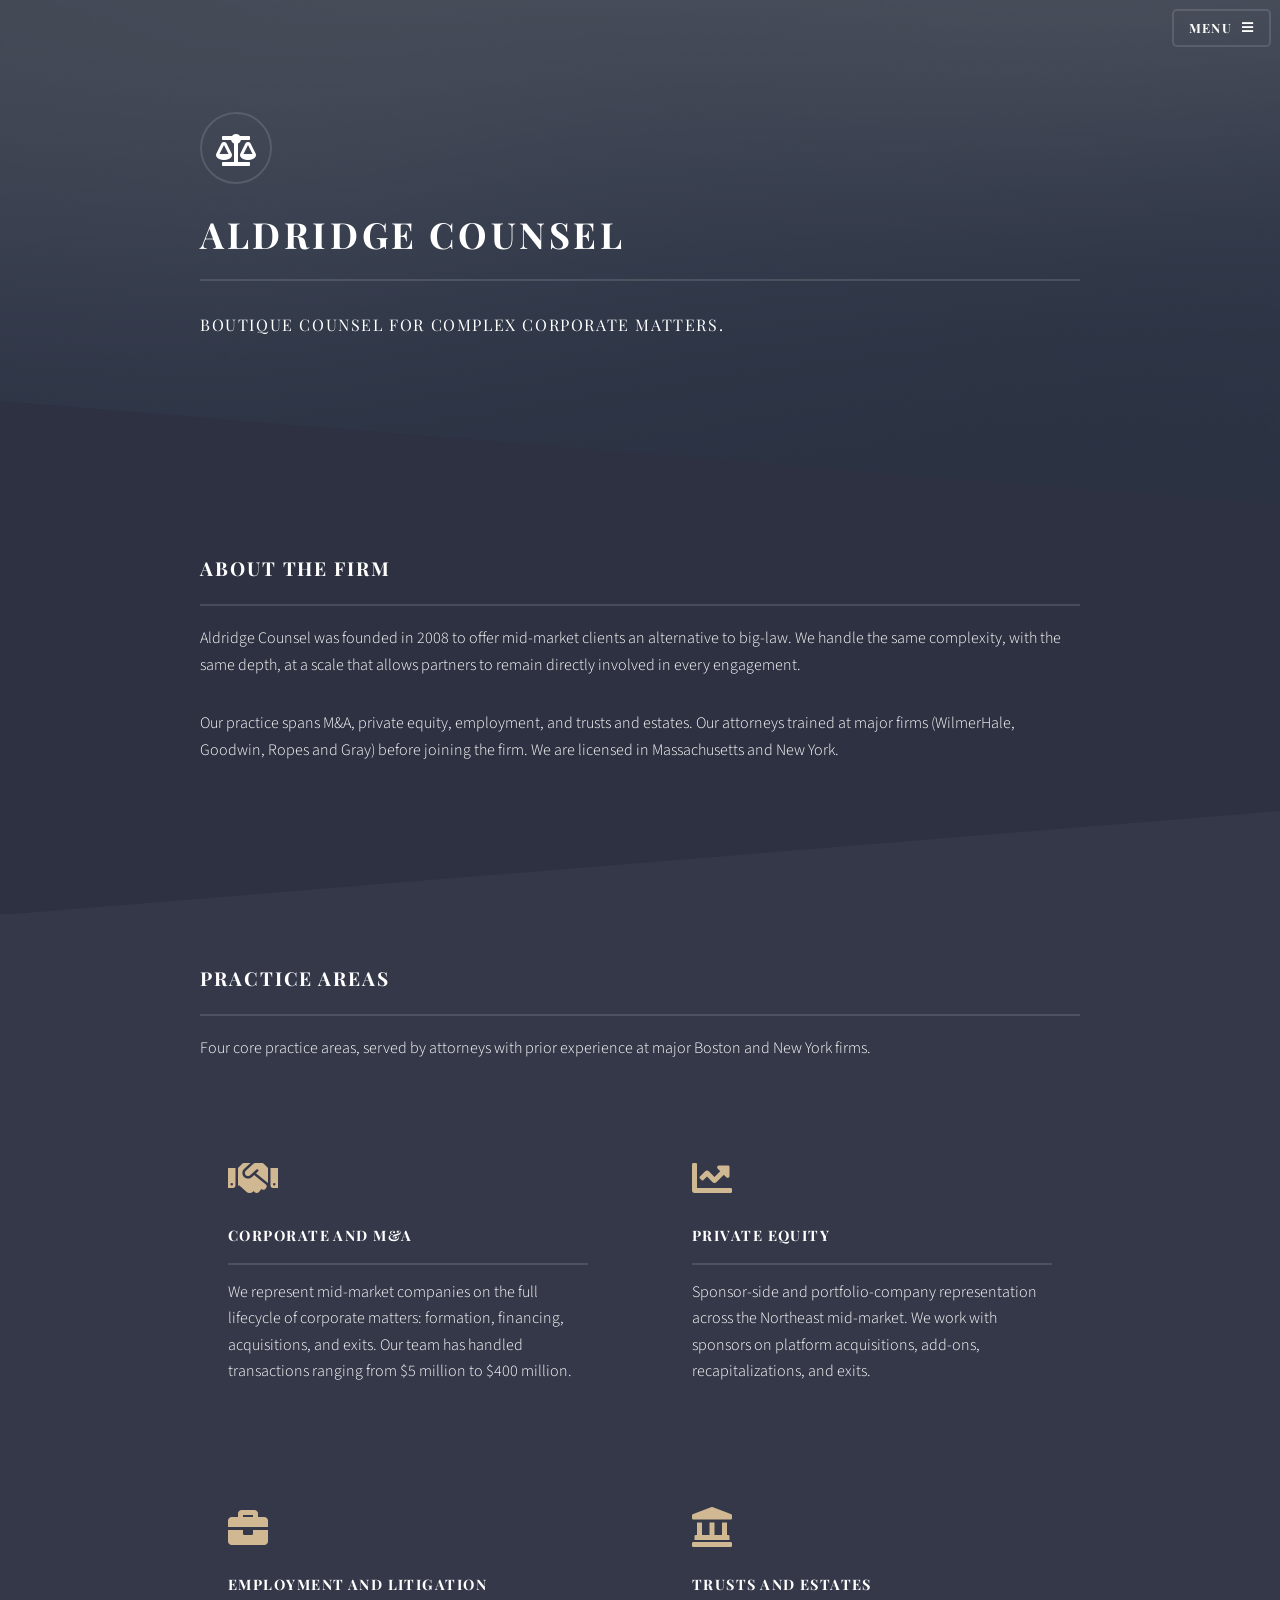
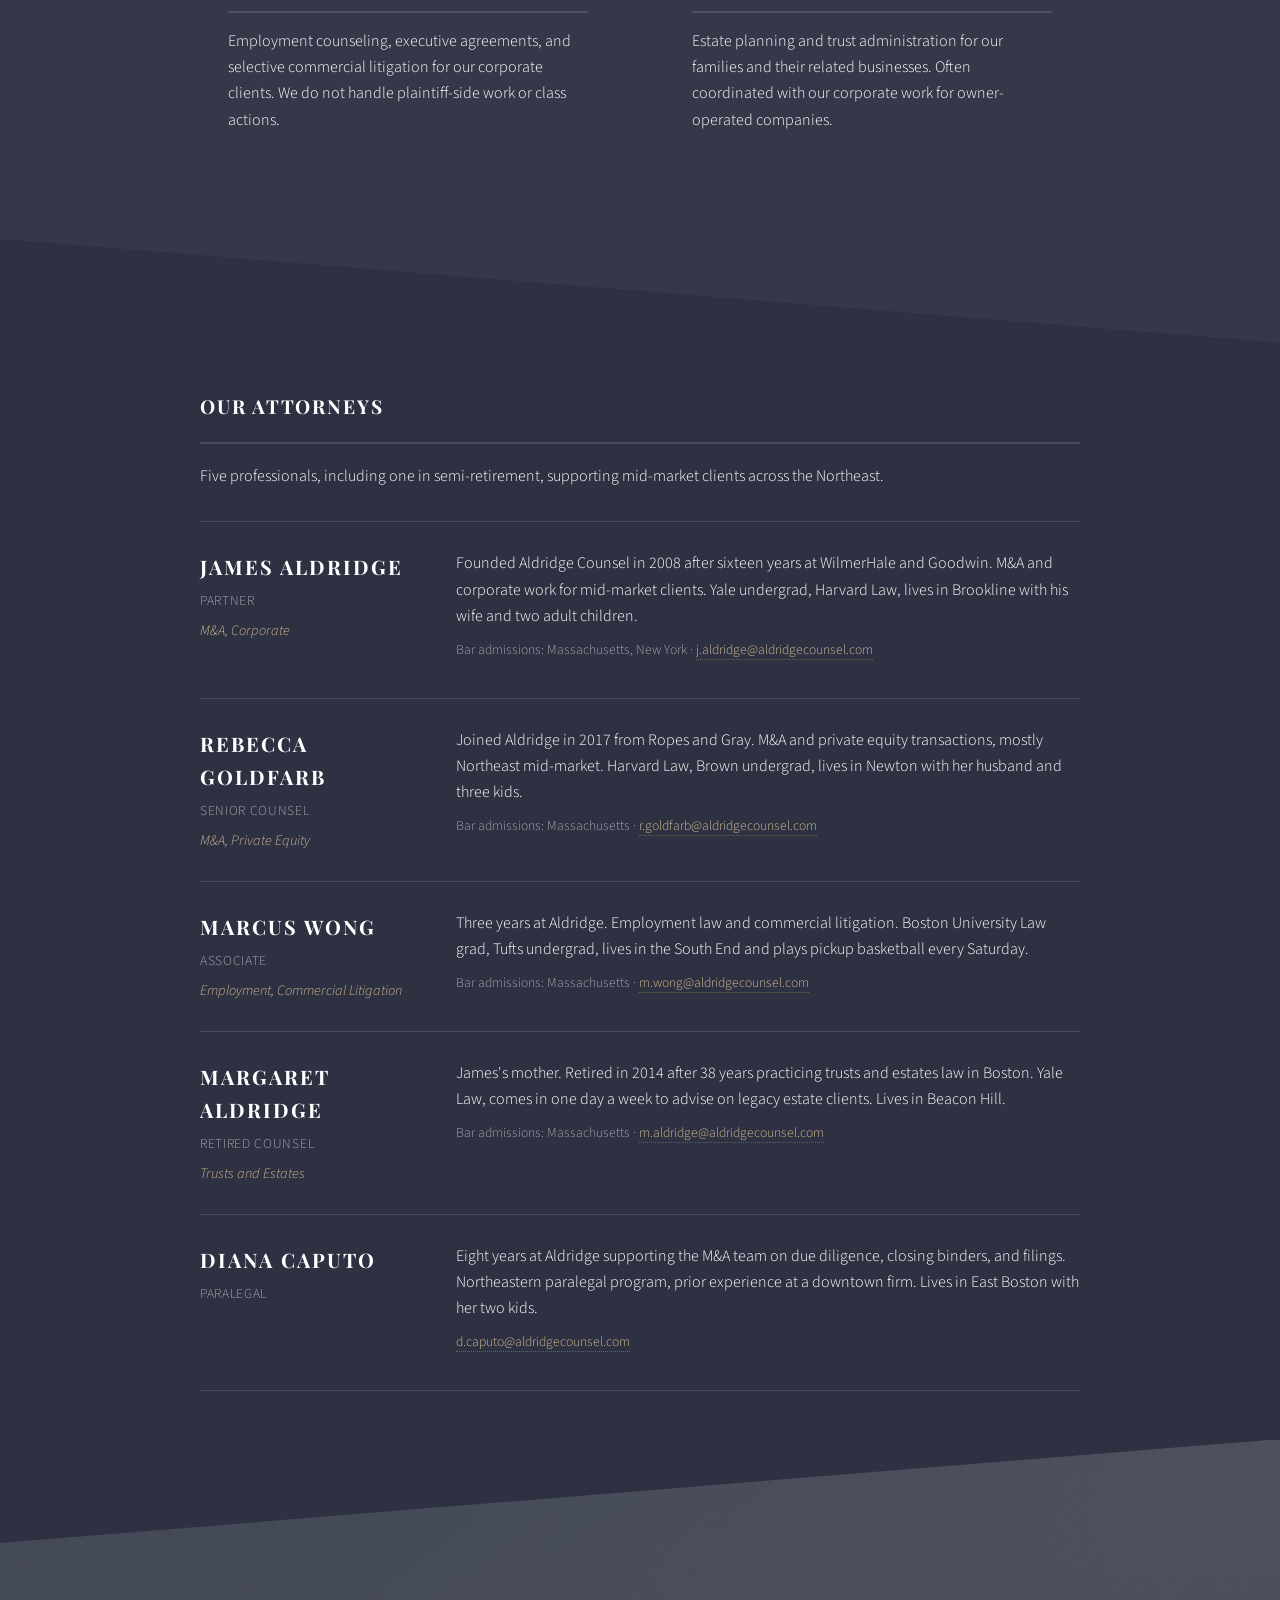
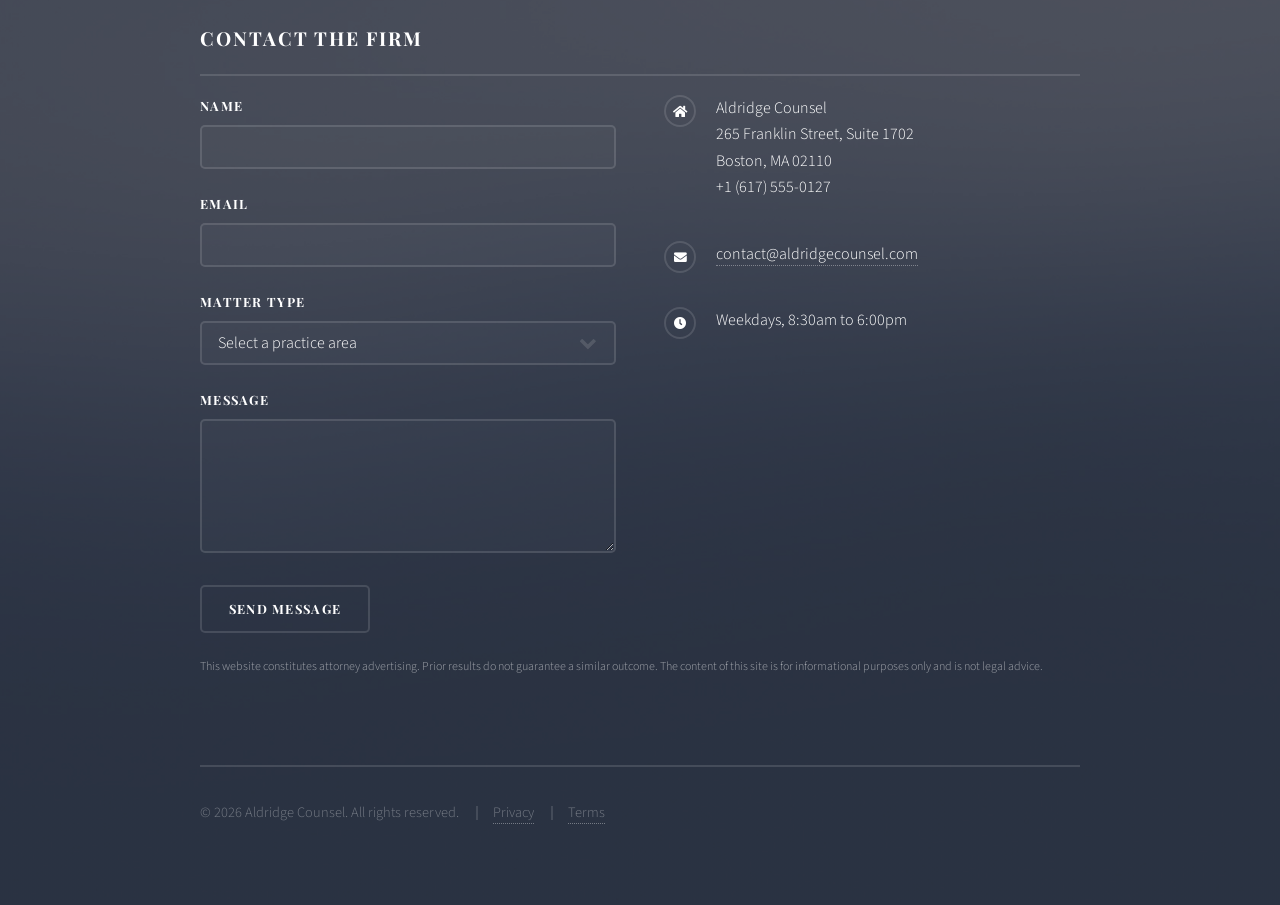
<file: index.html>
<!DOCTYPE HTML>
<html lang="en">
	<head>
		<title>Aldridge Counsel | Boutique Corporate Law Firm | Boston</title>
		<meta charset="utf-8" />
		<meta name="viewport" content="width=device-width, initial-scale=1, user-scalable=no" />
		<meta name="description" content="Aldridge Counsel is a Boston boutique law firm advising mid-market clients on M&amp;A, private equity, employment, and trusts and estates." />
		<meta property="og:type" content="website" />
		<meta property="og:title" content="Aldridge Counsel | Boutique Corporate Law Firm" />
		<meta property="og:description" content="Boutique counsel for complex corporate matters. Boston, Massachusetts." />
		<meta property="og:url" content="https://aldridgecounsel.com/" />
		<meta property="og:image" content="https://aldridgecounsel.com/images/og-image.png" />
		<meta property="og:image:width" content="1200" />
		<meta property="og:image:height" content="630" />
		<link rel="icon" href="favicon.ico" />
		<link rel="apple-touch-icon" href="apple-touch-icon.png" />
		<link rel="canonical" href="https://aldridgecounsel.com/" />
		<link rel="stylesheet" href="assets/css/main.css" />
		<noscript><link rel="stylesheet" href="assets/css/noscript.css" /></noscript>
		<style>
			.attorneys-list {
				margin: 0 0 2em 0;
				border-top: 1px solid rgba(255,255,255,0.125);
			}
			.attorneys-list .attorney {
				display: flex;
				flex-wrap: wrap;
				gap: 2em;
				padding: 1.75em 0;
				border-bottom: 1px solid rgba(255,255,255,0.125);
			}
			.attorneys-list .attorney-head {
				flex: 0 0 14em;
			}
			.attorneys-list .attorney-head h3 {
				margin: 0 0 0.35em 0;
				font-size: 1.25em;
			}
			.attorneys-list .attorney-head .role {
				display: block;
				font-family: "Source Sans Pro", Helvetica, sans-serif;
				font-size: 0.85em;
				letter-spacing: 0.05em;
				text-transform: uppercase;
				color: rgba(255,255,255,0.55);
				margin-bottom: 0.5em;
			}
			.attorneys-list .attorney-head .practice {
				display: block;
				font-size: 0.9em;
				color: #cfb892;
				font-style: italic;
			}
			.attorneys-list .attorney-body {
				flex: 1 1 22em;
			}
			.attorneys-list .attorney-body p {
				margin-bottom: 0.6em;
			}
			.attorneys-list .attorney-meta {
				font-size: 0.85em;
				color: rgba(255,255,255,0.55);
			}
			.attorneys-list .attorney-meta a {
				color: #cfb892;
				border-bottom-color: rgba(207,184,146,0.35);
			}
			@media screen and (max-width: 736px) {
				.attorneys-list .attorney { gap: 1em; padding: 1.5em 0; }
				.attorneys-list .attorney-head { flex-basis: 100%; }
			}
			.features article .practice-icon {
				display: block;
				font-size: 2.5em;
				color: #cfb892;
				margin-bottom: 0.25em;
			}
		</style>
	</head>
	<body class="is-preload">

		<!-- Page Wrapper -->
			<div id="page-wrapper">

				<!-- Header -->
					<header id="header" class="alt">
						<h1><a href="index.html">Aldridge Counsel</a></h1>
						<nav>
							<a href="#menu">Menu</a>
						</nav>
					</header>

				<!-- Menu -->
					<nav id="menu">
						<div class="inner">
							<h2>Menu</h2>
							<ul class="links">
								<li><a href="index.html">Home</a></li>
								<li><a href="#about">About the firm</a></li>
								<li><a href="#practice">Practice areas</a></li>
								<li><a href="#attorneys">Our attorneys</a></li>
								<li><a href="#footer">Contact</a></li>
							</ul>
							<a href="#" class="close">Close</a>
						</div>
					</nav>

				<!-- Banner -->
					<section id="banner">
						<div class="inner">
							<div class="logo"><span class="icon solid fa-balance-scale"></span></div>
							<h2>Aldridge Counsel</h2>
							<p>Boutique counsel for complex corporate matters.</p>
						</div>
					</section>

				<!-- Wrapper -->
					<section id="wrapper">

						<!-- About -->
							<section id="about" class="wrapper alt style1">
								<div class="inner">
									<h2 class="major">About the firm</h2>
									<p>Aldridge Counsel was founded in 2008 to offer mid-market clients an alternative to big-law. We handle the same complexity, with the same depth, at a scale that allows partners to remain directly involved in every engagement.</p>
									<p>Our practice spans M&amp;A, private equity, employment, and trusts and estates. Our attorneys trained at major firms (WilmerHale, Goodwin, Ropes and Gray) before joining the firm. We are licensed in Massachusetts and New York.</p>
								</div>
							</section>

						<!-- Practice areas -->
							<section id="practice" class="wrapper style2">
								<div class="inner">
									<h2 class="major">Practice areas</h2>
									<p>Four core practice areas, served by attorneys with prior experience at major Boston and New York firms.</p>
									<section class="features">
										<article>
											<span class="icon solid fa-handshake practice-icon"></span>
											<h3 class="major">Corporate and M&amp;A</h3>
											<p>We represent mid-market companies on the full lifecycle of corporate matters: formation, financing, acquisitions, and exits. Our team has handled transactions ranging from $5 million to $400 million.</p>
										</article>
										<article>
											<span class="icon solid fa-chart-line practice-icon"></span>
											<h3 class="major">Private Equity</h3>
											<p>Sponsor-side and portfolio-company representation across the Northeast mid-market. We work with sponsors on platform acquisitions, add-ons, recapitalizations, and exits.</p>
										</article>
										<article>
											<span class="icon solid fa-briefcase practice-icon"></span>
											<h3 class="major">Employment and Litigation</h3>
											<p>Employment counseling, executive agreements, and selective commercial litigation for our corporate clients. We do not handle plaintiff-side work or class actions.</p>
										</article>
										<article>
											<span class="icon solid fa-landmark practice-icon"></span>
											<h3 class="major">Trusts and Estates</h3>
											<p>Estate planning and trust administration for our families and their related businesses. Often coordinated with our corporate work for owner-operated companies.</p>
										</article>
									</section>
								</div>
							</section>

						<!-- Attorneys -->
							<section id="attorneys" class="wrapper alt style1">
								<div class="inner">
									<h2 class="major">Our attorneys</h2>
									<p>Five professionals, including one in semi-retirement, supporting mid-market clients across the Northeast.</p>

									<div class="attorneys-list">
										<div class="attorney">
											<div class="attorney-head">
												<h3>James Aldridge</h3>
												<span class="role">Partner</span>
												<span class="practice">M&amp;A, Corporate</span>
											</div>
											<div class="attorney-body">
												<p>Founded Aldridge Counsel in 2008 after sixteen years at WilmerHale and Goodwin. M&amp;A and corporate work for mid-market clients. Yale undergrad, Harvard Law, lives in Brookline with his wife and two adult children.</p>
												<p class="attorney-meta">Bar admissions: Massachusetts, New York &middot; <a href="mailto:j.aldridge@aldridgecounsel.com">j.aldridge@aldridgecounsel.com</a></p>
											</div>
										</div>
										<div class="attorney">
											<div class="attorney-head">
												<h3>Rebecca Goldfarb</h3>
												<span class="role">Senior Counsel</span>
												<span class="practice">M&amp;A, Private Equity</span>
											</div>
											<div class="attorney-body">
												<p>Joined Aldridge in 2017 from Ropes and Gray. M&amp;A and private equity transactions, mostly Northeast mid-market. Harvard Law, Brown undergrad, lives in Newton with her husband and three kids.</p>
												<p class="attorney-meta">Bar admissions: Massachusetts &middot; <a href="mailto:r.goldfarb@aldridgecounsel.com">r.goldfarb@aldridgecounsel.com</a></p>
											</div>
										</div>
										<div class="attorney">
											<div class="attorney-head">
												<h3>Marcus Wong</h3>
												<span class="role">Associate</span>
												<span class="practice">Employment, Commercial Litigation</span>
											</div>
											<div class="attorney-body">
												<p>Three years at Aldridge. Employment law and commercial litigation. Boston University Law grad, Tufts undergrad, lives in the South End and plays pickup basketball every Saturday.</p>
												<p class="attorney-meta">Bar admissions: Massachusetts &middot; <a href="mailto:m.wong@aldridgecounsel.com">m.wong@aldridgecounsel.com</a></p>
											</div>
										</div>
										<div class="attorney">
											<div class="attorney-head">
												<h3>Margaret Aldridge</h3>
												<span class="role">Retired Counsel</span>
												<span class="practice">Trusts and Estates</span>
											</div>
											<div class="attorney-body">
												<p>James's mother. Retired in 2014 after 38 years practicing trusts and estates law in Boston. Yale Law, comes in one day a week to advise on legacy estate clients. Lives in Beacon Hill.</p>
												<p class="attorney-meta">Bar admissions: Massachusetts &middot; <a href="mailto:m.aldridge@aldridgecounsel.com">m.aldridge@aldridgecounsel.com</a></p>
											</div>
										</div>
										<div class="attorney">
											<div class="attorney-head">
												<h3>Diana Caputo</h3>
												<span class="role">Paralegal</span>
											</div>
											<div class="attorney-body">
												<p>Eight years at Aldridge supporting the M&amp;A team on due diligence, closing binders, and filings. Northeastern paralegal program, prior experience at a downtown firm. Lives in East Boston with her two kids.</p>
												<p class="attorney-meta"><a href="mailto:d.caputo@aldridgecounsel.com">d.caputo@aldridgecounsel.com</a></p>
											</div>
										</div>
									</div>
								</div>
							</section>

					</section>

				<!-- Footer -->
					<section id="footer">
						<div class="inner">
							<h2 class="major">Contact the firm</h2>
							<form method="post" action="#">
								<div class="fields">
									<div class="field">
										<label for="name">Name</label>
										<input type="text" name="name" id="name" />
									</div>
									<div class="field">
										<label for="email">Email</label>
										<input type="email" name="email" id="email" />
									</div>
									<div class="field">
										<label for="matter">Matter type</label>
										<select name="matter" id="matter">
											<option value="">Select a practice area</option>
											<option value="corporate">Corporate and M&amp;A</option>
											<option value="private-equity">Private Equity</option>
											<option value="employment">Employment and Litigation</option>
											<option value="trusts">Trusts and Estates</option>
											<option value="other">Other</option>
										</select>
									</div>
									<div class="field">
										<label for="message">Message</label>
										<textarea name="message" id="message" rows="4"></textarea>
									</div>
								</div>
								<ul class="actions">
									<li><input type="submit" value="Send Message" /></li>
								</ul>
							</form>
							<ul class="contact">
								<li class="icon solid fa-home">
									Aldridge Counsel<br />
									265 Franklin Street, Suite 1702<br />
									Boston, MA 02110<br />
									+1 (617) 555-0127
								</li>
								<li class="icon solid fa-envelope"><a href="mailto:contact@aldridgecounsel.com">contact@aldridgecounsel.com</a></li>
								<li class="icon solid fa-clock">Weekdays, 8:30am to 6:00pm</li>
							</ul>
							<p class="advertising-disclaimer">This website constitutes attorney advertising. Prior results do not guarantee a similar outcome. The content of this site is for informational purposes only and is not legal advice.</p>
							<ul class="copyright">
								<li>&copy; 2026 Aldridge Counsel. All rights reserved.</li>
								<li><a href="privacy.html">Privacy</a></li>
								<li><a href="terms.html">Terms</a></li>
							</ul>
						</div>
					</section>

			</div>

		<!-- Scripts -->
			<script src="assets/js/jquery.min.js"></script>
			<script src="assets/js/jquery.scrollex.min.js"></script>
			<script src="assets/js/browser.min.js"></script>
			<script src="assets/js/breakpoints.min.js"></script>
			<script src="assets/js/util.js"></script>
			<script src="assets/js/main.js"></script>
			<script>
				(function(){
					var f = document.querySelector('#footer form');
					if (!f) return;
					f.addEventListener('submit', function(e){
						e.preventDefault();
						alert('To get in touch with Aldridge Counsel, please email contact@aldridgecounsel.com or call +1 (617) 555-0127. Replies typically come within one business day.');
					});
				})();
			</script>

	</body>
</html>
</file>
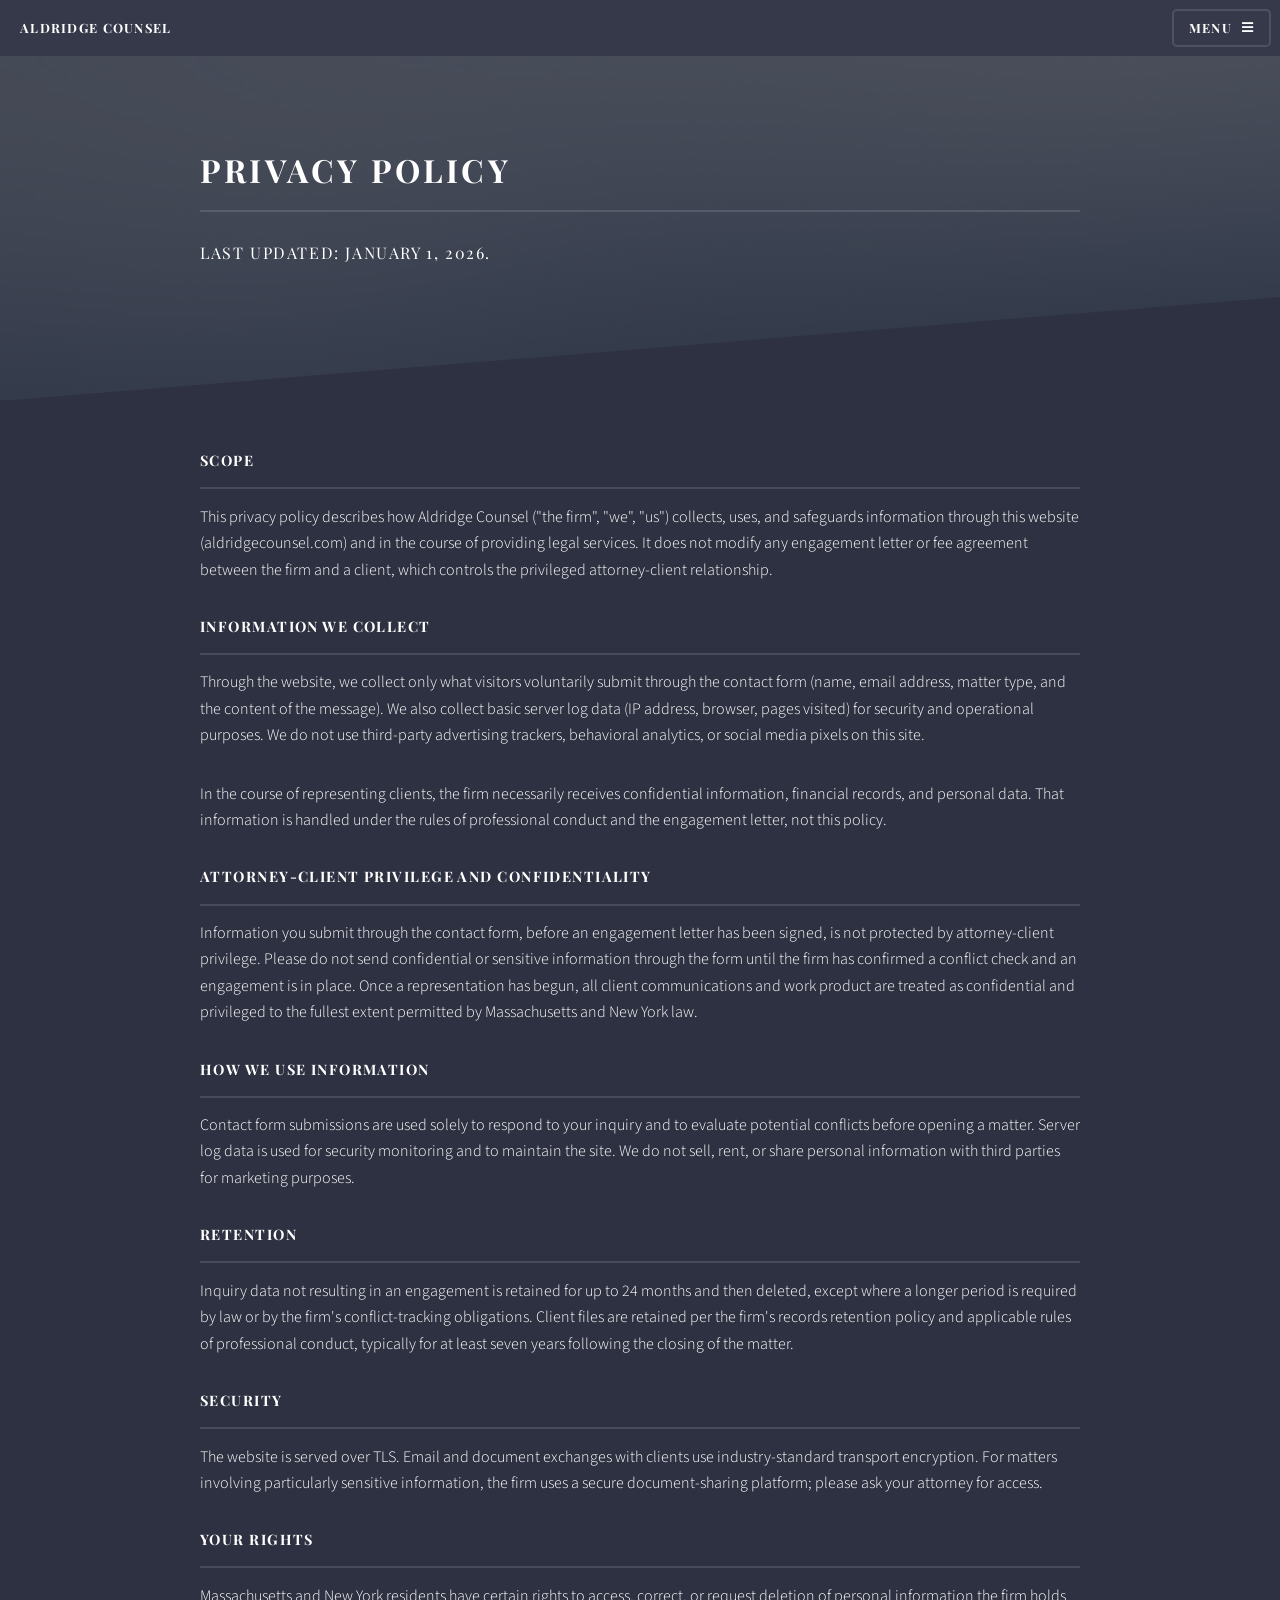
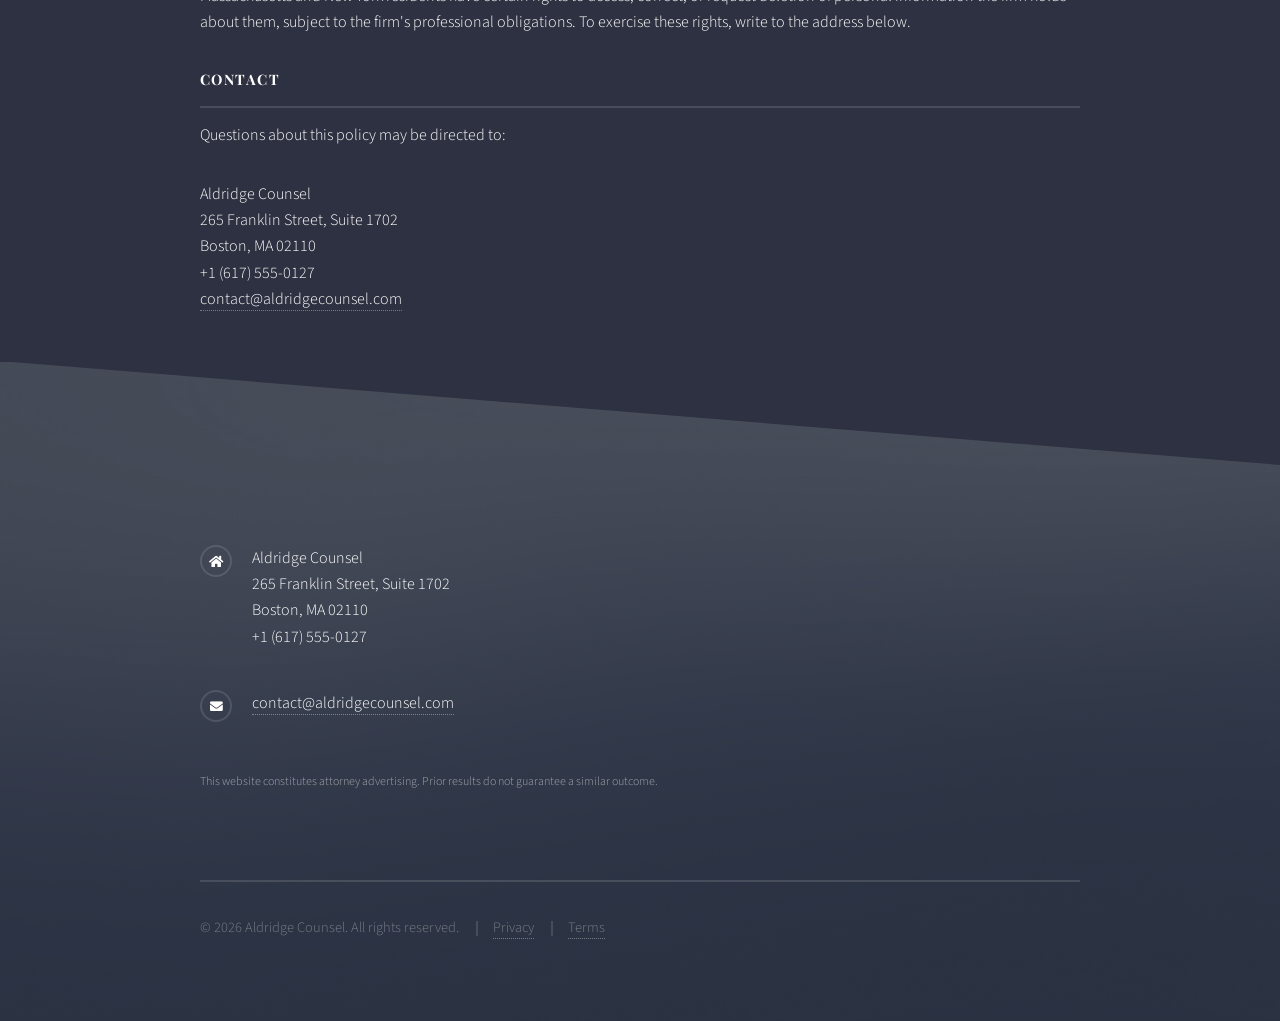
<file: privacy.html>
<!DOCTYPE HTML>
<html lang="en">
	<head>
		<title>Privacy Policy | Aldridge Counsel</title>
		<meta charset="utf-8" />
		<meta name="viewport" content="width=device-width, initial-scale=1, user-scalable=no" />
		<meta name="description" content="Privacy policy for Aldridge Counsel, a Boston boutique law firm. How we handle inquiries, client data, and attorney-client confidentiality." />
		<meta property="og:type" content="website" />
		<meta property="og:title" content="Privacy Policy | Aldridge Counsel" />
		<meta property="og:description" content="How Aldridge Counsel handles inquiries, client data, and attorney-client confidentiality." />
		<meta property="og:url" content="https://aldridgecounsel.com/privacy.html" />
		<meta property="og:image" content="https://aldridgecounsel.com/images/og-image.png" />
		<meta property="og:image:width" content="1200" />
		<meta property="og:image:height" content="630" />
		<link rel="canonical" href="https://aldridgecounsel.com/privacy.html" />
		<link rel="icon" href="favicon.ico" />
		<link rel="apple-touch-icon" href="apple-touch-icon.png" />
		<link rel="stylesheet" href="assets/css/main.css" />
		<noscript><link rel="stylesheet" href="assets/css/noscript.css" /></noscript>
	</head>
	<body class="is-preload">

		<!-- Page Wrapper -->
			<div id="page-wrapper">

				<!-- Header -->
					<header id="header">
						<h1><a href="index.html">Aldridge Counsel</a></h1>
						<nav>
							<a href="#menu">Menu</a>
						</nav>
					</header>

				<!-- Menu -->
					<nav id="menu">
						<div class="inner">
							<h2>Menu</h2>
							<ul class="links">
								<li><a href="index.html">Home</a></li>
								<li><a href="index.html#about">About the firm</a></li>
								<li><a href="index.html#practice">Practice areas</a></li>
								<li><a href="index.html#attorneys">Our attorneys</a></li>
								<li><a href="index.html#footer">Contact</a></li>
							</ul>
							<a href="#" class="close">Close</a>
						</div>
					</nav>

				<!-- Wrapper -->
					<section id="wrapper">
						<header>
							<div class="inner">
								<h2>Privacy Policy</h2>
								<p>Last updated: January 1, 2026.</p>
							</div>
						</header>

						<!-- Content -->
							<div class="wrapper">
								<div class="inner">

									<h3 class="major">Scope</h3>
									<p>This privacy policy describes how Aldridge Counsel ("the firm", "we", "us") collects, uses, and safeguards information through this website (aldridgecounsel.com) and in the course of providing legal services. It does not modify any engagement letter or fee agreement between the firm and a client, which controls the privileged attorney-client relationship.</p>

									<h3 class="major">Information we collect</h3>
									<p>Through the website, we collect only what visitors voluntarily submit through the contact form (name, email address, matter type, and the content of the message). We also collect basic server log data (IP address, browser, pages visited) for security and operational purposes. We do not use third-party advertising trackers, behavioral analytics, or social media pixels on this site.</p>
									<p>In the course of representing clients, the firm necessarily receives confidential information, financial records, and personal data. That information is handled under the rules of professional conduct and the engagement letter, not this policy.</p>

									<h3 class="major">Attorney-client privilege and confidentiality</h3>
									<p>Information you submit through the contact form, before an engagement letter has been signed, is not protected by attorney-client privilege. Please do not send confidential or sensitive information through the form until the firm has confirmed a conflict check and an engagement is in place. Once a representation has begun, all client communications and work product are treated as confidential and privileged to the fullest extent permitted by Massachusetts and New York law.</p>

									<h3 class="major">How we use information</h3>
									<p>Contact form submissions are used solely to respond to your inquiry and to evaluate potential conflicts before opening a matter. Server log data is used for security monitoring and to maintain the site. We do not sell, rent, or share personal information with third parties for marketing purposes.</p>

									<h3 class="major">Retention</h3>
									<p>Inquiry data not resulting in an engagement is retained for up to 24 months and then deleted, except where a longer period is required by law or by the firm's conflict-tracking obligations. Client files are retained per the firm's records retention policy and applicable rules of professional conduct, typically for at least seven years following the closing of the matter.</p>

									<h3 class="major">Security</h3>
									<p>The website is served over TLS. Email and document exchanges with clients use industry-standard transport encryption. For matters involving particularly sensitive information, the firm uses a secure document-sharing platform; please ask your attorney for access.</p>

									<h3 class="major">Your rights</h3>
									<p>Massachusetts and New York residents have certain rights to access, correct, or request deletion of personal information the firm holds about them, subject to the firm's professional obligations. To exercise these rights, write to the address below.</p>

									<h3 class="major">Contact</h3>
									<p>Questions about this policy may be directed to:</p>
									<p>Aldridge Counsel<br />
									265 Franklin Street, Suite 1702<br />
									Boston, MA 02110<br />
									+1 (617) 555-0127<br />
									<a href="mailto:contact@aldridgecounsel.com">contact@aldridgecounsel.com</a></p>

								</div>
							</div>

					</section>

				<!-- Footer -->
					<section id="footer">
						<div class="inner">
							<ul class="contact">
								<li class="icon solid fa-home">
									Aldridge Counsel<br />
									265 Franklin Street, Suite 1702<br />
									Boston, MA 02110<br />
									+1 (617) 555-0127
								</li>
								<li class="icon solid fa-envelope"><a href="mailto:contact@aldridgecounsel.com">contact@aldridgecounsel.com</a></li>
							</ul>
							<p class="advertising-disclaimer">This website constitutes attorney advertising. Prior results do not guarantee a similar outcome.</p>
							<ul class="copyright">
								<li>&copy; 2026 Aldridge Counsel. All rights reserved.</li>
								<li><a href="privacy.html">Privacy</a></li>
								<li><a href="terms.html">Terms</a></li>
							</ul>
						</div>
					</section>

			</div>

		<!-- Scripts -->
			<script src="assets/js/jquery.min.js"></script>
			<script src="assets/js/jquery.scrollex.min.js"></script>
			<script src="assets/js/browser.min.js"></script>
			<script src="assets/js/breakpoints.min.js"></script>
			<script src="assets/js/util.js"></script>
			<script src="assets/js/main.js"></script>

	</body>
</html>
</file>
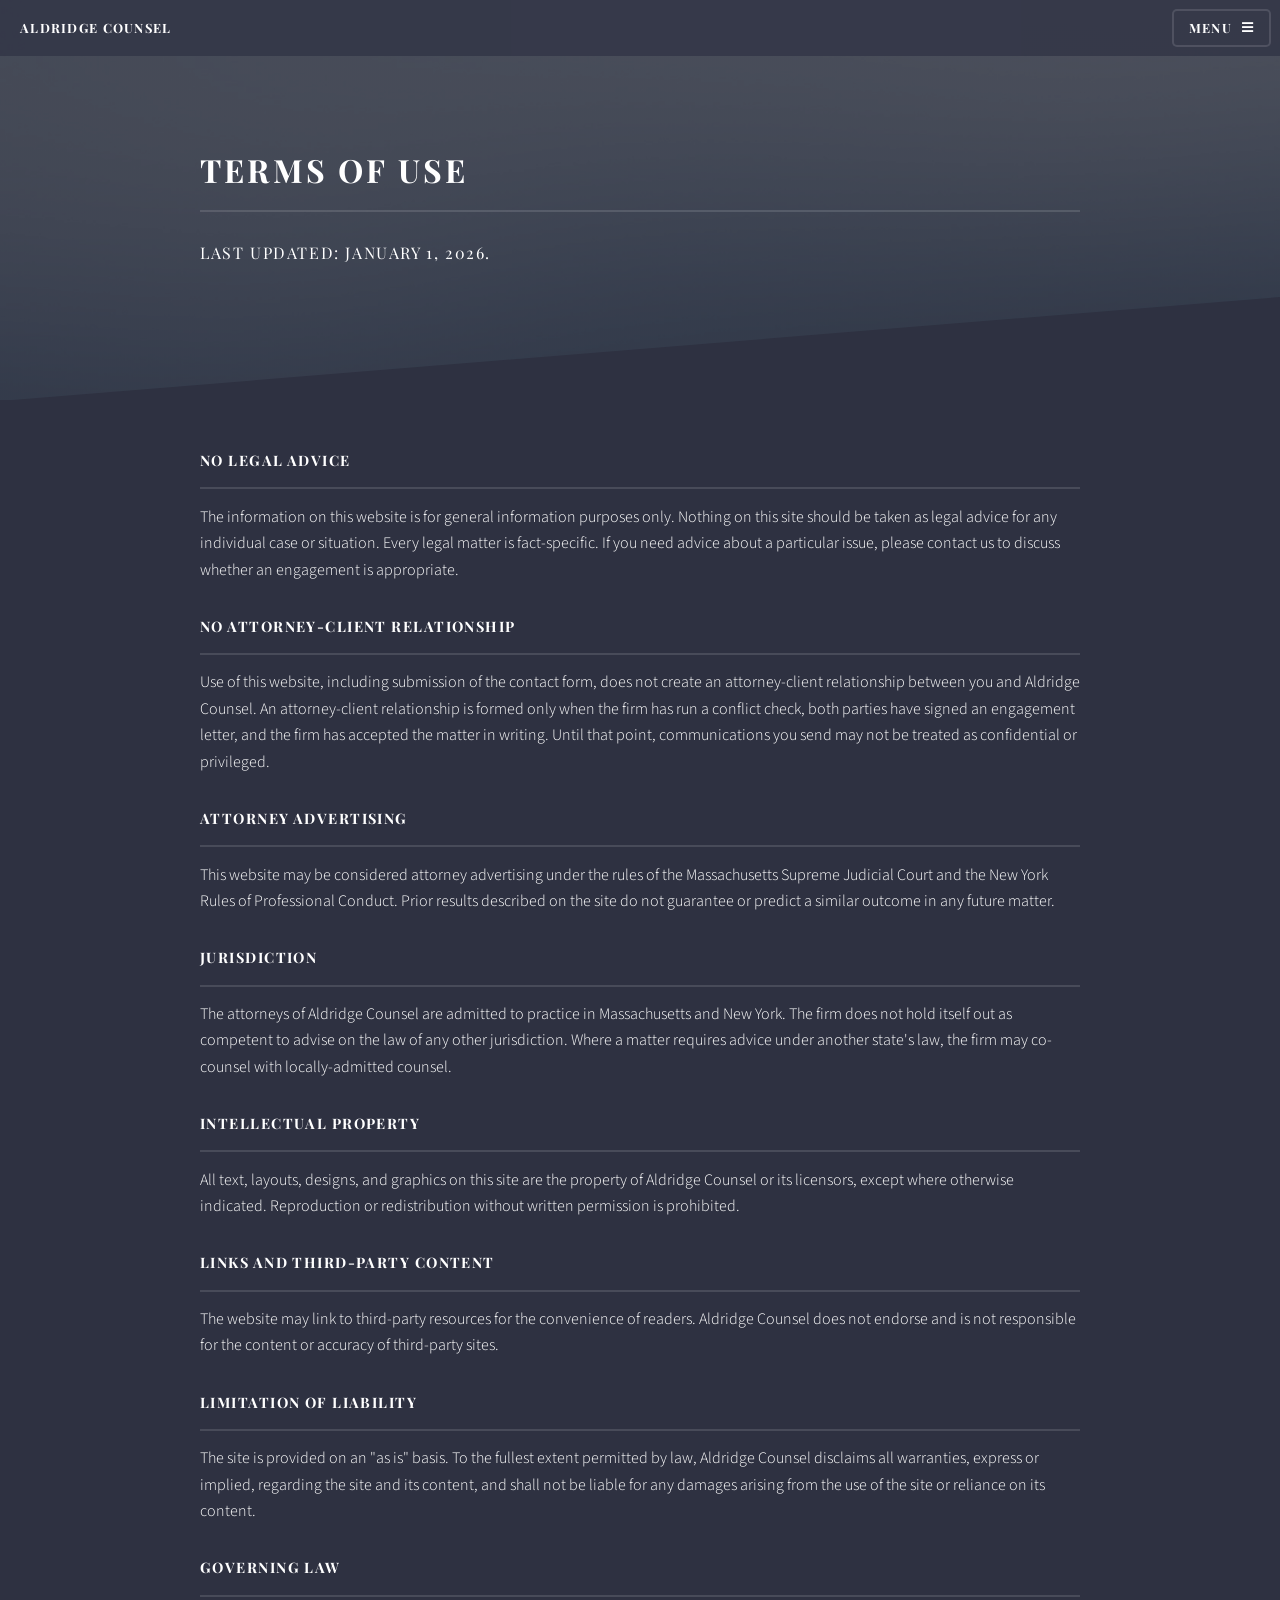
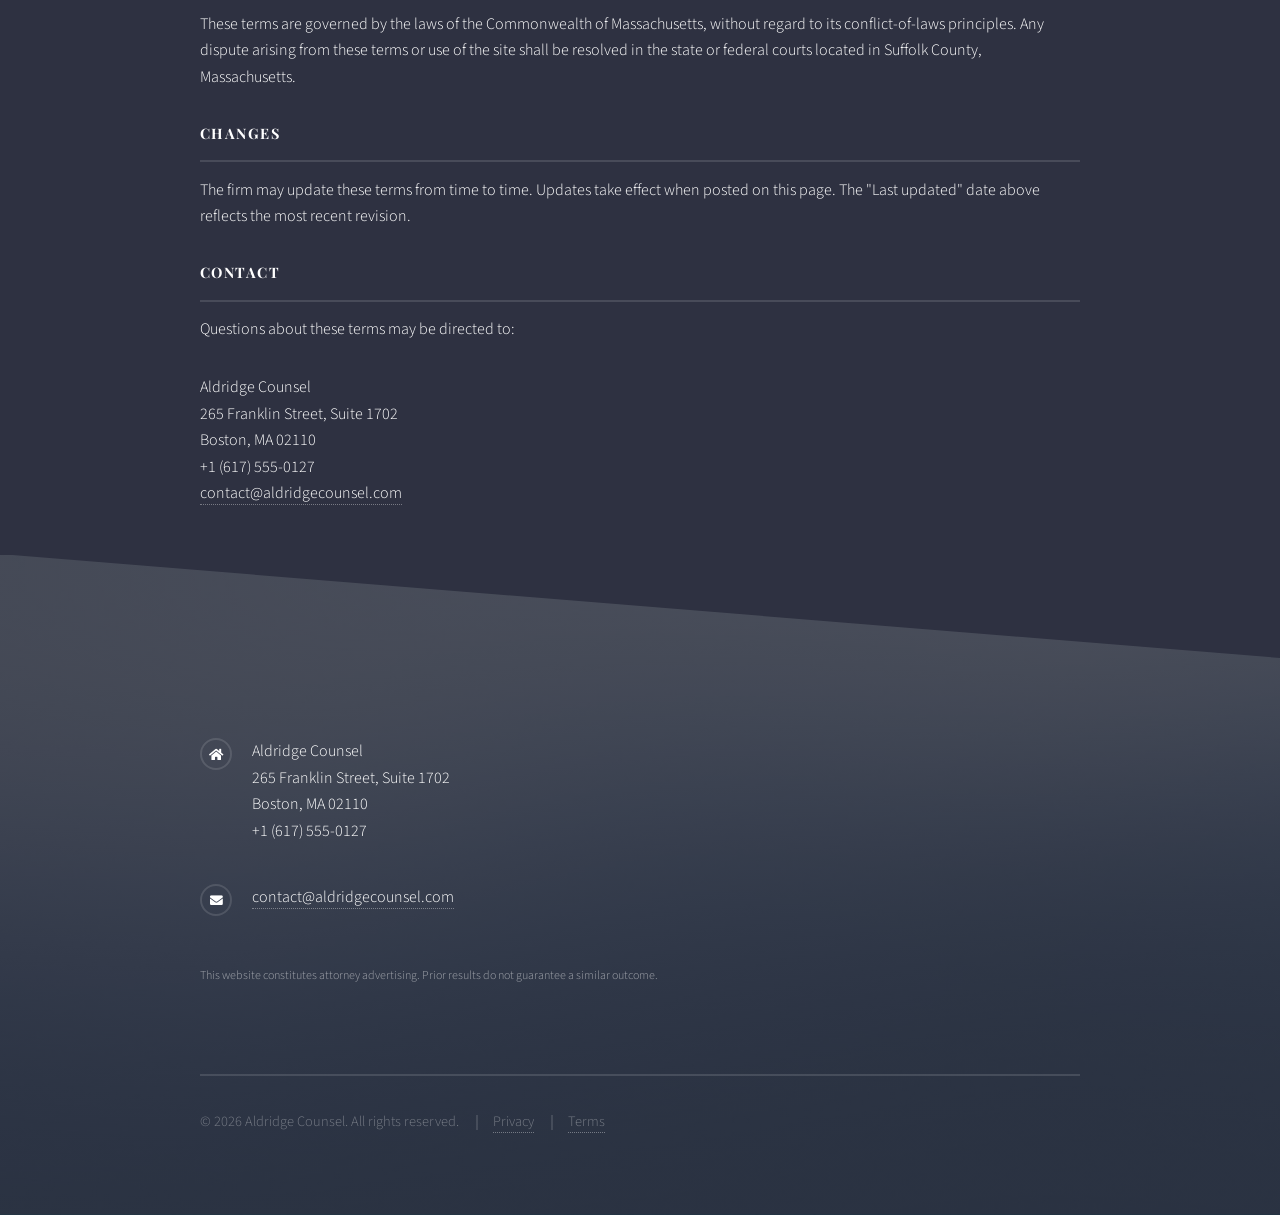
<file: terms.html>
<!DOCTYPE HTML>
<html lang="en">
	<head>
		<title>Terms of Use | Aldridge Counsel</title>
		<meta charset="utf-8" />
		<meta name="viewport" content="width=device-width, initial-scale=1, user-scalable=no" />
		<meta name="description" content="Terms of use for the Aldridge Counsel website, including disclaimers, jurisdiction, and attorney advertising notice." />
		<meta property="og:type" content="website" />
		<meta property="og:title" content="Terms of Use | Aldridge Counsel" />
		<meta property="og:description" content="Terms of use, disclaimers, jurisdiction, and attorney advertising notice for Aldridge Counsel." />
		<meta property="og:url" content="https://aldridgecounsel.com/terms.html" />
		<meta property="og:image" content="https://aldridgecounsel.com/images/og-image.png" />
		<meta property="og:image:width" content="1200" />
		<meta property="og:image:height" content="630" />
		<link rel="canonical" href="https://aldridgecounsel.com/terms.html" />
		<link rel="icon" href="favicon.ico" />
		<link rel="apple-touch-icon" href="apple-touch-icon.png" />
		<link rel="stylesheet" href="assets/css/main.css" />
		<noscript><link rel="stylesheet" href="assets/css/noscript.css" /></noscript>
	</head>
	<body class="is-preload">

		<!-- Page Wrapper -->
			<div id="page-wrapper">

				<!-- Header -->
					<header id="header">
						<h1><a href="index.html">Aldridge Counsel</a></h1>
						<nav>
							<a href="#menu">Menu</a>
						</nav>
					</header>

				<!-- Menu -->
					<nav id="menu">
						<div class="inner">
							<h2>Menu</h2>
							<ul class="links">
								<li><a href="index.html">Home</a></li>
								<li><a href="index.html#about">About the firm</a></li>
								<li><a href="index.html#practice">Practice areas</a></li>
								<li><a href="index.html#attorneys">Our attorneys</a></li>
								<li><a href="index.html#footer">Contact</a></li>
							</ul>
							<a href="#" class="close">Close</a>
						</div>
					</nav>

				<!-- Wrapper -->
					<section id="wrapper">
						<header>
							<div class="inner">
								<h2>Terms of Use</h2>
								<p>Last updated: January 1, 2026.</p>
							</div>
						</header>

						<!-- Content -->
							<div class="wrapper">
								<div class="inner">

									<h3 class="major">No legal advice</h3>
									<p>The information on this website is for general information purposes only. Nothing on this site should be taken as legal advice for any individual case or situation. Every legal matter is fact-specific. If you need advice about a particular issue, please contact us to discuss whether an engagement is appropriate.</p>

									<h3 class="major">No attorney-client relationship</h3>
									<p>Use of this website, including submission of the contact form, does not create an attorney-client relationship between you and Aldridge Counsel. An attorney-client relationship is formed only when the firm has run a conflict check, both parties have signed an engagement letter, and the firm has accepted the matter in writing. Until that point, communications you send may not be treated as confidential or privileged.</p>

									<h3 class="major">Attorney advertising</h3>
									<p>This website may be considered attorney advertising under the rules of the Massachusetts Supreme Judicial Court and the New York Rules of Professional Conduct. Prior results described on the site do not guarantee or predict a similar outcome in any future matter.</p>

									<h3 class="major">Jurisdiction</h3>
									<p>The attorneys of Aldridge Counsel are admitted to practice in Massachusetts and New York. The firm does not hold itself out as competent to advise on the law of any other jurisdiction. Where a matter requires advice under another state's law, the firm may co-counsel with locally-admitted counsel.</p>

									<h3 class="major">Intellectual property</h3>
									<p>All text, layouts, designs, and graphics on this site are the property of Aldridge Counsel or its licensors, except where otherwise indicated. Reproduction or redistribution without written permission is prohibited.</p>

									<h3 class="major">Links and third-party content</h3>
									<p>The website may link to third-party resources for the convenience of readers. Aldridge Counsel does not endorse and is not responsible for the content or accuracy of third-party sites.</p>

									<h3 class="major">Limitation of liability</h3>
									<p>The site is provided on an "as is" basis. To the fullest extent permitted by law, Aldridge Counsel disclaims all warranties, express or implied, regarding the site and its content, and shall not be liable for any damages arising from the use of the site or reliance on its content.</p>

									<h3 class="major">Governing law</h3>
									<p>These terms are governed by the laws of the Commonwealth of Massachusetts, without regard to its conflict-of-laws principles. Any dispute arising from these terms or use of the site shall be resolved in the state or federal courts located in Suffolk County, Massachusetts.</p>

									<h3 class="major">Changes</h3>
									<p>The firm may update these terms from time to time. Updates take effect when posted on this page. The "Last updated" date above reflects the most recent revision.</p>

									<h3 class="major">Contact</h3>
									<p>Questions about these terms may be directed to:</p>
									<p>Aldridge Counsel<br />
									265 Franklin Street, Suite 1702<br />
									Boston, MA 02110<br />
									+1 (617) 555-0127<br />
									<a href="mailto:contact@aldridgecounsel.com">contact@aldridgecounsel.com</a></p>

								</div>
							</div>

					</section>

				<!-- Footer -->
					<section id="footer">
						<div class="inner">
							<ul class="contact">
								<li class="icon solid fa-home">
									Aldridge Counsel<br />
									265 Franklin Street, Suite 1702<br />
									Boston, MA 02110<br />
									+1 (617) 555-0127
								</li>
								<li class="icon solid fa-envelope"><a href="mailto:contact@aldridgecounsel.com">contact@aldridgecounsel.com</a></li>
							</ul>
							<p class="advertising-disclaimer">This website constitutes attorney advertising. Prior results do not guarantee a similar outcome.</p>
							<ul class="copyright">
								<li>&copy; 2026 Aldridge Counsel. All rights reserved.</li>
								<li><a href="privacy.html">Privacy</a></li>
								<li><a href="terms.html">Terms</a></li>
							</ul>
						</div>
					</section>

			</div>

		<!-- Scripts -->
			<script src="assets/js/jquery.min.js"></script>
			<script src="assets/js/jquery.scrollex.min.js"></script>
			<script src="assets/js/browser.min.js"></script>
			<script src="assets/js/breakpoints.min.js"></script>
			<script src="assets/js/util.js"></script>
			<script src="assets/js/main.js"></script>

	</body>
</html>
</file>
<file: assets/css/noscript.css>
/* Banner */

	body.is-preload #banner .logo {
		-moz-transform: none;
		-webkit-transform: none;
		-ms-transform: none;
		transform: none;
		opacity: 1;
	}

	body.is-preload #banner h2 {
		opacity: 1;
		-moz-transform: none;
		-webkit-transform: none;
		-ms-transform: none;
		transform: none;
		-moz-filter: none;
		-webkit-filter: none;
		-ms-filter: none;
		filter: none;
	}

	body.is-preload #banner p {
		opacity: 01;
		-moz-transform: none;
		-webkit-transform: none;
		-ms-transform: none;
		transform: none;
		-moz-filter: none;
		-webkit-filter: none;
		-ms-filter: none;
		filter: none;
	}
</file>
<file: assets/css/main.css>
@import url(fontawesome-all.min.css);
@import url("https://fonts.googleapis.com/css?family=Playfair+Display:400,700|Source+Sans+Pro:300,600,300italic,600italic");

html, body, div, span, applet, object,
iframe, h1, h2, h3, h4, h5, h6, p, blockquote,
pre, a, abbr, acronym, address, big, cite,
code, del, dfn, em, img, ins, kbd, q, s, samp,
small, strike, strong, sub, sup, tt, var, b,
u, i, center, dl, dt, dd, ol, ul, li, fieldset,
form, label, legend, table, caption, tbody,
tfoot, thead, tr, th, td, article, aside,
canvas, details, embed, figure, figcaption,
footer, header, hgroup, menu, nav, output, ruby,
section, summary, time, mark, audio, video {
	margin: 0;
	padding: 0;
	border: 0;
	font-size: 100%;
	font: inherit;
	vertical-align: baseline;}

article, aside, details, figcaption, figure,
footer, header, hgroup, menu, nav, section {
	display: block;}

body {
	line-height: 1;
}

ol, ul {
	list-style: none;
}

blockquote, q {
	quotes: none;
}

	blockquote:before, blockquote:after, q:before, q:after {
		content: '';
		content: none;
	}

table {
	border-collapse: collapse;
	border-spacing: 0;
}

body {
	-webkit-text-size-adjust: none;
}

mark {
	background-color: transparent;
	color: inherit;
}

input::-moz-focus-inner {
	border: 0;
	padding: 0;
}

input, select, textarea {
	-moz-appearance: none;
	-webkit-appearance: none;
	-ms-appearance: none;
	appearance: none;
}

/* Basic */

	@-ms-viewport {
		width: device-width;
	}

	body {
		-ms-overflow-style: scrollbar;
	}

	@media screen and (max-width: 480px) {

		html, body {
			min-width: 320px;
		}

	}

	html {
		box-sizing: border-box;
	}

	*, *:before, *:after {
		box-sizing: inherit;
	}

	body {
		background-color: #2e3141;
		background-image: linear-gradient(to top, rgba(46, 49, 65, 0.8), rgba(46, 49, 65, 0.8)), url("../../images/bg.jpg");
		background-size: auto,
 cover;
		background-attachment: fixed,
 fixed;
		background-position: center,
 center;
	}

		body.is-preload *, body.is-preload *:before, body.is-preload *:after {
			-moz-animation: none !important;
			-webkit-animation: none !important;
			-ms-animation: none !important;
			animation: none !important;
			-moz-transition: none !important;
			-webkit-transition: none !important;
			-ms-transition: none !important;
			transition: none !important;
		}

/* Type */

	body, input, select, textarea {
		color: #ffffff;
		font-family: "Source Sans Pro", Helvetica, sans-serif;
		font-size: 16.5pt;
		font-weight: 300;
		line-height: 1.65;
	}

		@media screen and (max-width: 1680px) {

			body, input, select, textarea {
				font-size: 13pt;
			}

		}

		@media screen and (max-width: 1280px) {

			body, input, select, textarea {
				font-size: 12pt;
			}

		}

		@media screen and (max-width: 980px) {

			body, input, select, textarea {
				font-size: 12pt;
			}

		}

		@media screen and (max-width: 736px) {

			body, input, select, textarea {
				font-size: 12pt;
			}

		}

		@media screen and (max-width: 480px) {

			body, input, select, textarea {
				font-size: 12pt;
			}

		}

	a {
		-moz-transition: color 0.2s ease-in-out, border-bottom-color 0.2s ease-in-out;
		-webkit-transition: color 0.2s ease-in-out, border-bottom-color 0.2s ease-in-out;
		-ms-transition: color 0.2s ease-in-out, border-bottom-color 0.2s ease-in-out;
		transition: color 0.2s ease-in-out, border-bottom-color 0.2s ease-in-out;
		border-bottom: dotted 1px rgba(255, 255, 255, 0.35);
		color: #ffffff;
		text-decoration: none;
	}

		a:hover {
			border-bottom-color: transparent;
			color: #ffffff !important;
		}

		a.special:not(.button) {
			text-decoration: none;
			border-bottom: 0;
			display: block;
			font-family: "Playfair Display", Georgia, serif;
			font-size: 0.8em;
			font-weight: 700;
			letter-spacing: 0.1em;
			margin: 0 0 2em 0;
			text-transform: uppercase;
		}

			a.special:not(.button):before {
				-moz-osx-font-smoothing: grayscale;
				-webkit-font-smoothing: antialiased;
				display: inline-block;
				font-style: normal;
				font-variant: normal;
				text-rendering: auto;
				line-height: 1;
				text-transform: none !important;
				font-family: 'Font Awesome 5 Free';
				font-weight: 900;
			}

			a.special:not(.button):before {
				-moz-transition: background-color 0.2s ease-in-out;
				-webkit-transition: background-color 0.2s ease-in-out;
				-ms-transition: background-color 0.2s ease-in-out;
				transition: background-color 0.2s ease-in-out;
				border-radius: 100%;
				border: solid 2px rgba(255, 255, 255, 0.125);
				content: '\f105';
				display: inline-block;
				font-size: 1.25em;
				height: 2em;
				line-height: 1.75em;
				margin-right: 0.85em;
				text-align: center;
				text-indent: 0.15em;
				vertical-align: middle;
				width: 2em;
			}

			a.special:not(.button):hover:before {
				background-color: rgba(255, 255, 255, 0.025);
			}

			a.special:not(.button):active:before {
				background-color: rgba(255, 255, 255, 0.075);
			}

	strong, b {
		color: #ffffff;
		font-weight: 600;
	}

	em, i {
		font-style: italic;
	}

	p {
		margin: 0 0 2em 0;
	}

	h1, h2, h3, h4, h5, h6 {
		color: #ffffff;
		font-family: "Playfair Display", Georgia, serif;
		font-weight: 700;
		letter-spacing: 0.1em;
		margin: 0 0 1em 0;
		text-transform: uppercase;
	}

		h1 a, h2 a, h3 a, h4 a, h5 a, h6 a {
			color: inherit;
			text-decoration: none;
			border-bottom: 0;
		}

		h1 span, h2 span, h3 span, h4 span, h5 span, h6 span {
			font-weight: 400;
		}

		h1.major, h2.major, h3.major, h4.major, h5.major, h6.major {
			padding-bottom: 1em;
			border-bottom: solid 2px rgba(255, 255, 255, 0.125);
		}

	h2 {
		font-size: 1.2em;
	}

	h3 {
		font-size: 0.9em;
	}

	h4 {
		font-size: 0.7em;
	}

	h5 {
		font-size: 0.7em;
	}

	h6 {
		font-size: 0.7em;
	}

	@media screen and (max-width: 736px) {

		h2 {
			font-size: 1em;
		}

		h3 {
			font-size: 0.8em;
		}

	}

	sub {
		font-size: 0.8em;
		position: relative;
		top: 0.5em;
	}

	sup {
		font-size: 0.8em;
		position: relative;
		top: -0.5em;
	}

	blockquote {
		border-left: solid 4px rgba(255, 255, 255, 0.125);
		font-style: italic;
		margin: 0 0 2em 0;
		padding: 0.5em 0 0.5em 2em;
	}

	code {
		background: rgba(255, 255, 255, 0.025);
		border-radius: 5px;
		border: solid 2px rgba(255, 255, 255, 0.125);
		font-family: "Courier New", monospace;
		font-size: 0.9em;
		margin: 0 0.25em;
		padding: 0.25em 0.65em;
	}

	pre {
		-webkit-overflow-scrolling: touch;
		font-family: "Courier New", monospace;
		font-size: 0.9em;
		margin: 0 0 2em 0;
	}

		pre code {
			display: block;
			line-height: 1.75em;
			padding: 1em 1.5em;
			overflow-x: auto;
		}

	hr {
		border: 0;
		border-bottom: solid 2px rgba(255, 255, 255, 0.125);
		margin: 2.5em 0;
	}

		hr.major {
			margin: 4em 0;
		}

	.align-left {
		text-align: left;
	}

	.align-center {
		text-align: center;
	}

	.align-right {
		text-align: right;
	}

/* Row */

	.row {
		display: flex;
		flex-wrap: wrap;
		box-sizing: border-box;
		align-items: stretch;
	}

		.row > * {
			box-sizing: border-box;
		}

		.row.gtr-uniform > * > :last-child {
			margin-bottom: 0;
		}

		.row.aln-left {
			justify-content: flex-start;
		}

		.row.aln-center {
			justify-content: center;
		}

		.row.aln-right {
			justify-content: flex-end;
		}

		.row.aln-top {
			align-items: flex-start;
		}

		.row.aln-middle {
			align-items: center;
		}

		.row.aln-bottom {
			align-items: flex-end;
		}

		.row > .imp {
			order: -1;
		}

		.row > .col-1 {
			width: 8.33333%;
		}

		.row > .off-1 {
			margin-left: 8.33333%;
		}

		.row > .col-2 {
			width: 16.66667%;
		}

		.row > .off-2 {
			margin-left: 16.66667%;
		}

		.row > .col-3 {
			width: 25%;
		}

		.row > .off-3 {
			margin-left: 25%;
		}

		.row > .col-4 {
			width: 33.33333%;
		}

		.row > .off-4 {
			margin-left: 33.33333%;
		}

		.row > .col-5 {
			width: 41.66667%;
		}

		.row > .off-5 {
			margin-left: 41.66667%;
		}

		.row > .col-6 {
			width: 50%;
		}

		.row > .off-6 {
			margin-left: 50%;
		}

		.row > .col-7 {
			width: 58.33333%;
		}

		.row > .off-7 {
			margin-left: 58.33333%;
		}

		.row > .col-8 {
			width: 66.66667%;
		}

		.row > .off-8 {
			margin-left: 66.66667%;
		}

		.row > .col-9 {
			width: 75%;
		}

		.row > .off-9 {
			margin-left: 75%;
		}

		.row > .col-10 {
			width: 83.33333%;
		}

		.row > .off-10 {
			margin-left: 83.33333%;
		}

		.row > .col-11 {
			width: 91.66667%;
		}

		.row > .off-11 {
			margin-left: 91.66667%;
		}

		.row > .col-12 {
			width: 100%;
		}

		.row > .off-12 {
			margin-left: 100%;
		}

		.row.gtr-0 {
			margin-top: 0;
			margin-left: 0em;
		}

			.row.gtr-0 > * {
				padding: 0 0 0 0em;
			}

			.row.gtr-0.gtr-uniform {
				margin-top: 0em;
			}

				.row.gtr-0.gtr-uniform > * {
					padding-top: 0em;
				}

		.row.gtr-25 {
			margin-top: 0;
			margin-left: -0.4375em;
		}

			.row.gtr-25 > * {
				padding: 0 0 0 0.4375em;
			}

			.row.gtr-25.gtr-uniform {
				margin-top: -0.4375em;
			}

				.row.gtr-25.gtr-uniform > * {
					padding-top: 0.4375em;
				}

		.row.gtr-50 {
			margin-top: 0;
			margin-left: -0.875em;
		}

			.row.gtr-50 > * {
				padding: 0 0 0 0.875em;
			}

			.row.gtr-50.gtr-uniform {
				margin-top: -0.875em;
			}

				.row.gtr-50.gtr-uniform > * {
					padding-top: 0.875em;
				}

		.row {
			margin-top: 0;
			margin-left: -1.75em;
		}

			.row > * {
				padding: 0 0 0 1.75em;
			}

			.row.gtr-uniform {
				margin-top: -1.75em;
			}

				.row.gtr-uniform > * {
					padding-top: 1.75em;
				}

		.row.gtr-150 {
			margin-top: 0;
			margin-left: -2.625em;
		}

			.row.gtr-150 > * {
				padding: 0 0 0 2.625em;
			}

			.row.gtr-150.gtr-uniform {
				margin-top: -2.625em;
			}

				.row.gtr-150.gtr-uniform > * {
					padding-top: 2.625em;
				}

		.row.gtr-200 {
			margin-top: 0;
			margin-left: -3.5em;
		}

			.row.gtr-200 > * {
				padding: 0 0 0 3.5em;
			}

			.row.gtr-200.gtr-uniform {
				margin-top: -3.5em;
			}

				.row.gtr-200.gtr-uniform > * {
					padding-top: 3.5em;
				}

		@media screen and (max-width: 1680px) {

			.row {
				display: flex;
				flex-wrap: wrap;
				box-sizing: border-box;
				align-items: stretch;
			}

				.row > * {
					box-sizing: border-box;
				}

				.row.gtr-uniform > * > :last-child {
					margin-bottom: 0;
				}

				.row.aln-left {
					justify-content: flex-start;
				}

				.row.aln-center {
					justify-content: center;
				}

				.row.aln-right {
					justify-content: flex-end;
				}

				.row.aln-top {
					align-items: flex-start;
				}

				.row.aln-middle {
					align-items: center;
				}

				.row.aln-bottom {
					align-items: flex-end;
				}

				.row > .imp-xlarge {
					order: -1;
				}

				.row > .col-1-xlarge {
					width: 8.33333%;
				}

				.row > .off-1-xlarge {
					margin-left: 8.33333%;
				}

				.row > .col-2-xlarge {
					width: 16.66667%;
				}

				.row > .off-2-xlarge {
					margin-left: 16.66667%;
				}

				.row > .col-3-xlarge {
					width: 25%;
				}

				.row > .off-3-xlarge {
					margin-left: 25%;
				}

				.row > .col-4-xlarge {
					width: 33.33333%;
				}

				.row > .off-4-xlarge {
					margin-left: 33.33333%;
				}

				.row > .col-5-xlarge {
					width: 41.66667%;
				}

				.row > .off-5-xlarge {
					margin-left: 41.66667%;
				}

				.row > .col-6-xlarge {
					width: 50%;
				}

				.row > .off-6-xlarge {
					margin-left: 50%;
				}

				.row > .col-7-xlarge {
					width: 58.33333%;
				}

				.row > .off-7-xlarge {
					margin-left: 58.33333%;
				}

				.row > .col-8-xlarge {
					width: 66.66667%;
				}

				.row > .off-8-xlarge {
					margin-left: 66.66667%;
				}

				.row > .col-9-xlarge {
					width: 75%;
				}

				.row > .off-9-xlarge {
					margin-left: 75%;
				}

				.row > .col-10-xlarge {
					width: 83.33333%;
				}

				.row > .off-10-xlarge {
					margin-left: 83.33333%;
				}

				.row > .col-11-xlarge {
					width: 91.66667%;
				}

				.row > .off-11-xlarge {
					margin-left: 91.66667%;
				}

				.row > .col-12-xlarge {
					width: 100%;
				}

				.row > .off-12-xlarge {
					margin-left: 100%;
				}

				.row.gtr-0 {
					margin-top: 0;
					margin-left: 0em;
				}

					.row.gtr-0 > * {
						padding: 0 0 0 0em;
					}

					.row.gtr-0.gtr-uniform {
						margin-top: 0em;
					}

						.row.gtr-0.gtr-uniform > * {
							padding-top: 0em;
						}

				.row.gtr-25 {
					margin-top: 0;
					margin-left: -0.4375em;
				}

					.row.gtr-25 > * {
						padding: 0 0 0 0.4375em;
					}

					.row.gtr-25.gtr-uniform {
						margin-top: -0.4375em;
					}

						.row.gtr-25.gtr-uniform > * {
							padding-top: 0.4375em;
						}

				.row.gtr-50 {
					margin-top: 0;
					margin-left: -0.875em;
				}

					.row.gtr-50 > * {
						padding: 0 0 0 0.875em;
					}

					.row.gtr-50.gtr-uniform {
						margin-top: -0.875em;
					}

						.row.gtr-50.gtr-uniform > * {
							padding-top: 0.875em;
						}

				.row {
					margin-top: 0;
					margin-left: -1.75em;
				}

					.row > * {
						padding: 0 0 0 1.75em;
					}

					.row.gtr-uniform {
						margin-top: -1.75em;
					}

						.row.gtr-uniform > * {
							padding-top: 1.75em;
						}

				.row.gtr-150 {
					margin-top: 0;
					margin-left: -2.625em;
				}

					.row.gtr-150 > * {
						padding: 0 0 0 2.625em;
					}

					.row.gtr-150.gtr-uniform {
						margin-top: -2.625em;
					}

						.row.gtr-150.gtr-uniform > * {
							padding-top: 2.625em;
						}

				.row.gtr-200 {
					margin-top: 0;
					margin-left: -3.5em;
				}

					.row.gtr-200 > * {
						padding: 0 0 0 3.5em;
					}

					.row.gtr-200.gtr-uniform {
						margin-top: -3.5em;
					}

						.row.gtr-200.gtr-uniform > * {
							padding-top: 3.5em;
						}

		}

		@media screen and (max-width: 1280px) {

			.row {
				display: flex;
				flex-wrap: wrap;
				box-sizing: border-box;
				align-items: stretch;
			}

				.row > * {
					box-sizing: border-box;
				}

				.row.gtr-uniform > * > :last-child {
					margin-bottom: 0;
				}

				.row.aln-left {
					justify-content: flex-start;
				}

				.row.aln-center {
					justify-content: center;
				}

				.row.aln-right {
					justify-content: flex-end;
				}

				.row.aln-top {
					align-items: flex-start;
				}

				.row.aln-middle {
					align-items: center;
				}

				.row.aln-bottom {
					align-items: flex-end;
				}

				.row > .imp-large {
					order: -1;
				}

				.row > .col-1-large {
					width: 8.33333%;
				}

				.row > .off-1-large {
					margin-left: 8.33333%;
				}

				.row > .col-2-large {
					width: 16.66667%;
				}

				.row > .off-2-large {
					margin-left: 16.66667%;
				}

				.row > .col-3-large {
					width: 25%;
				}

				.row > .off-3-large {
					margin-left: 25%;
				}

				.row > .col-4-large {
					width: 33.33333%;
				}

				.row > .off-4-large {
					margin-left: 33.33333%;
				}

				.row > .col-5-large {
					width: 41.66667%;
				}

				.row > .off-5-large {
					margin-left: 41.66667%;
				}

				.row > .col-6-large {
					width: 50%;
				}

				.row > .off-6-large {
					margin-left: 50%;
				}

				.row > .col-7-large {
					width: 58.33333%;
				}

				.row > .off-7-large {
					margin-left: 58.33333%;
				}

				.row > .col-8-large {
					width: 66.66667%;
				}

				.row > .off-8-large {
					margin-left: 66.66667%;
				}

				.row > .col-9-large {
					width: 75%;
				}

				.row > .off-9-large {
					margin-left: 75%;
				}

				.row > .col-10-large {
					width: 83.33333%;
				}

				.row > .off-10-large {
					margin-left: 83.33333%;
				}

				.row > .col-11-large {
					width: 91.66667%;
				}

				.row > .off-11-large {
					margin-left: 91.66667%;
				}

				.row > .col-12-large {
					width: 100%;
				}

				.row > .off-12-large {
					margin-left: 100%;
				}

				.row.gtr-0 {
					margin-top: 0;
					margin-left: 0em;
				}

					.row.gtr-0 > * {
						padding: 0 0 0 0em;
					}

					.row.gtr-0.gtr-uniform {
						margin-top: 0em;
					}

						.row.gtr-0.gtr-uniform > * {
							padding-top: 0em;
						}

				.row.gtr-25 {
					margin-top: 0;
					margin-left: -0.4375em;
				}

					.row.gtr-25 > * {
						padding: 0 0 0 0.4375em;
					}

					.row.gtr-25.gtr-uniform {
						margin-top: -0.4375em;
					}

						.row.gtr-25.gtr-uniform > * {
							padding-top: 0.4375em;
						}

				.row.gtr-50 {
					margin-top: 0;
					margin-left: -0.875em;
				}

					.row.gtr-50 > * {
						padding: 0 0 0 0.875em;
					}

					.row.gtr-50.gtr-uniform {
						margin-top: -0.875em;
					}

						.row.gtr-50.gtr-uniform > * {
							padding-top: 0.875em;
						}

				.row {
					margin-top: 0;
					margin-left: -1.75em;
				}

					.row > * {
						padding: 0 0 0 1.75em;
					}

					.row.gtr-uniform {
						margin-top: -1.75em;
					}

						.row.gtr-uniform > * {
							padding-top: 1.75em;
						}

				.row.gtr-150 {
					margin-top: 0;
					margin-left: -2.625em;
				}

					.row.gtr-150 > * {
						padding: 0 0 0 2.625em;
					}

					.row.gtr-150.gtr-uniform {
						margin-top: -2.625em;
					}

						.row.gtr-150.gtr-uniform > * {
							padding-top: 2.625em;
						}

				.row.gtr-200 {
					margin-top: 0;
					margin-left: -3.5em;
				}

					.row.gtr-200 > * {
						padding: 0 0 0 3.5em;
					}

					.row.gtr-200.gtr-uniform {
						margin-top: -3.5em;
					}

						.row.gtr-200.gtr-uniform > * {
							padding-top: 3.5em;
						}

		}

		@media screen and (max-width: 980px) {

			.row {
				display: flex;
				flex-wrap: wrap;
				box-sizing: border-box;
				align-items: stretch;
			}

				.row > * {
					box-sizing: border-box;
				}

				.row.gtr-uniform > * > :last-child {
					margin-bottom: 0;
				}

				.row.aln-left {
					justify-content: flex-start;
				}

				.row.aln-center {
					justify-content: center;
				}

				.row.aln-right {
					justify-content: flex-end;
				}

				.row.aln-top {
					align-items: flex-start;
				}

				.row.aln-middle {
					align-items: center;
				}

				.row.aln-bottom {
					align-items: flex-end;
				}

				.row > .imp-medium {
					order: -1;
				}

				.row > .col-1-medium {
					width: 8.33333%;
				}

				.row > .off-1-medium {
					margin-left: 8.33333%;
				}

				.row > .col-2-medium {
					width: 16.66667%;
				}

				.row > .off-2-medium {
					margin-left: 16.66667%;
				}

				.row > .col-3-medium {
					width: 25%;
				}

				.row > .off-3-medium {
					margin-left: 25%;
				}

				.row > .col-4-medium {
					width: 33.33333%;
				}

				.row > .off-4-medium {
					margin-left: 33.33333%;
				}

				.row > .col-5-medium {
					width: 41.66667%;
				}

				.row > .off-5-medium {
					margin-left: 41.66667%;
				}

				.row > .col-6-medium {
					width: 50%;
				}

				.row > .off-6-medium {
					margin-left: 50%;
				}

				.row > .col-7-medium {
					width: 58.33333%;
				}

				.row > .off-7-medium {
					margin-left: 58.33333%;
				}

				.row > .col-8-medium {
					width: 66.66667%;
				}

				.row > .off-8-medium {
					margin-left: 66.66667%;
				}

				.row > .col-9-medium {
					width: 75%;
				}

				.row > .off-9-medium {
					margin-left: 75%;
				}

				.row > .col-10-medium {
					width: 83.33333%;
				}

				.row > .off-10-medium {
					margin-left: 83.33333%;
				}

				.row > .col-11-medium {
					width: 91.66667%;
				}

				.row > .off-11-medium {
					margin-left: 91.66667%;
				}

				.row > .col-12-medium {
					width: 100%;
				}

				.row > .off-12-medium {
					margin-left: 100%;
				}

				.row.gtr-0 {
					margin-top: 0;
					margin-left: 0em;
				}

					.row.gtr-0 > * {
						padding: 0 0 0 0em;
					}

					.row.gtr-0.gtr-uniform {
						margin-top: 0em;
					}

						.row.gtr-0.gtr-uniform > * {
							padding-top: 0em;
						}

				.row.gtr-25 {
					margin-top: 0;
					margin-left: -0.4375em;
				}

					.row.gtr-25 > * {
						padding: 0 0 0 0.4375em;
					}

					.row.gtr-25.gtr-uniform {
						margin-top: -0.4375em;
					}

						.row.gtr-25.gtr-uniform > * {
							padding-top: 0.4375em;
						}

				.row.gtr-50 {
					margin-top: 0;
					margin-left: -0.875em;
				}

					.row.gtr-50 > * {
						padding: 0 0 0 0.875em;
					}

					.row.gtr-50.gtr-uniform {
						margin-top: -0.875em;
					}

						.row.gtr-50.gtr-uniform > * {
							padding-top: 0.875em;
						}

				.row {
					margin-top: 0;
					margin-left: -1.75em;
				}

					.row > * {
						padding: 0 0 0 1.75em;
					}

					.row.gtr-uniform {
						margin-top: -1.75em;
					}

						.row.gtr-uniform > * {
							padding-top: 1.75em;
						}

				.row.gtr-150 {
					margin-top: 0;
					margin-left: -2.625em;
				}

					.row.gtr-150 > * {
						padding: 0 0 0 2.625em;
					}

					.row.gtr-150.gtr-uniform {
						margin-top: -2.625em;
					}

						.row.gtr-150.gtr-uniform > * {
							padding-top: 2.625em;
						}

				.row.gtr-200 {
					margin-top: 0;
					margin-left: -3.5em;
				}

					.row.gtr-200 > * {
						padding: 0 0 0 3.5em;
					}

					.row.gtr-200.gtr-uniform {
						margin-top: -3.5em;
					}

						.row.gtr-200.gtr-uniform > * {
							padding-top: 3.5em;
						}

		}

		@media screen and (max-width: 736px) {

			.row {
				display: flex;
				flex-wrap: wrap;
				box-sizing: border-box;
				align-items: stretch;
			}

				.row > * {
					box-sizing: border-box;
				}

				.row.gtr-uniform > * > :last-child {
					margin-bottom: 0;
				}

				.row.aln-left {
					justify-content: flex-start;
				}

				.row.aln-center {
					justify-content: center;
				}

				.row.aln-right {
					justify-content: flex-end;
				}

				.row.aln-top {
					align-items: flex-start;
				}

				.row.aln-middle {
					align-items: center;
				}

				.row.aln-bottom {
					align-items: flex-end;
				}

				.row > .imp-small {
					order: -1;
				}

				.row > .col-1-small {
					width: 8.33333%;
				}

				.row > .off-1-small {
					margin-left: 8.33333%;
				}

				.row > .col-2-small {
					width: 16.66667%;
				}

				.row > .off-2-small {
					margin-left: 16.66667%;
				}

				.row > .col-3-small {
					width: 25%;
				}

				.row > .off-3-small {
					margin-left: 25%;
				}

				.row > .col-4-small {
					width: 33.33333%;
				}

				.row > .off-4-small {
					margin-left: 33.33333%;
				}

				.row > .col-5-small {
					width: 41.66667%;
				}

				.row > .off-5-small {
					margin-left: 41.66667%;
				}

				.row > .col-6-small {
					width: 50%;
				}

				.row > .off-6-small {
					margin-left: 50%;
				}

				.row > .col-7-small {
					width: 58.33333%;
				}

				.row > .off-7-small {
					margin-left: 58.33333%;
				}

				.row > .col-8-small {
					width: 66.66667%;
				}

				.row > .off-8-small {
					margin-left: 66.66667%;
				}

				.row > .col-9-small {
					width: 75%;
				}

				.row > .off-9-small {
					margin-left: 75%;
				}

				.row > .col-10-small {
					width: 83.33333%;
				}

				.row > .off-10-small {
					margin-left: 83.33333%;
				}

				.row > .col-11-small {
					width: 91.66667%;
				}

				.row > .off-11-small {
					margin-left: 91.66667%;
				}

				.row > .col-12-small {
					width: 100%;
				}

				.row > .off-12-small {
					margin-left: 100%;
				}

				.row.gtr-0 {
					margin-top: 0;
					margin-left: 0em;
				}

					.row.gtr-0 > * {
						padding: 0 0 0 0em;
					}

					.row.gtr-0.gtr-uniform {
						margin-top: 0em;
					}

						.row.gtr-0.gtr-uniform > * {
							padding-top: 0em;
						}

				.row.gtr-25 {
					margin-top: 0;
					margin-left: -0.3125em;
				}

					.row.gtr-25 > * {
						padding: 0 0 0 0.3125em;
					}

					.row.gtr-25.gtr-uniform {
						margin-top: -0.3125em;
					}

						.row.gtr-25.gtr-uniform > * {
							padding-top: 0.3125em;
						}

				.row.gtr-50 {
					margin-top: 0;
					margin-left: -0.625em;
				}

					.row.gtr-50 > * {
						padding: 0 0 0 0.625em;
					}

					.row.gtr-50.gtr-uniform {
						margin-top: -0.625em;
					}

						.row.gtr-50.gtr-uniform > * {
							padding-top: 0.625em;
						}

				.row {
					margin-top: 0;
					margin-left: -1.25em;
				}

					.row > * {
						padding: 0 0 0 1.25em;
					}

					.row.gtr-uniform {
						margin-top: -1.25em;
					}

						.row.gtr-uniform > * {
							padding-top: 1.25em;
						}

				.row.gtr-150 {
					margin-top: 0;
					margin-left: -1.875em;
				}

					.row.gtr-150 > * {
						padding: 0 0 0 1.875em;
					}

					.row.gtr-150.gtr-uniform {
						margin-top: -1.875em;
					}

						.row.gtr-150.gtr-uniform > * {
							padding-top: 1.875em;
						}

				.row.gtr-200 {
					margin-top: 0;
					margin-left: -2.5em;
				}

					.row.gtr-200 > * {
						padding: 0 0 0 2.5em;
					}

					.row.gtr-200.gtr-uniform {
						margin-top: -2.5em;
					}

						.row.gtr-200.gtr-uniform > * {
							padding-top: 2.5em;
						}

		}

		@media screen and (max-width: 480px) {

			.row {
				display: flex;
				flex-wrap: wrap;
				box-sizing: border-box;
				align-items: stretch;
			}

				.row > * {
					box-sizing: border-box;
				}

				.row.gtr-uniform > * > :last-child {
					margin-bottom: 0;
				}

				.row.aln-left {
					justify-content: flex-start;
				}

				.row.aln-center {
					justify-content: center;
				}

				.row.aln-right {
					justify-content: flex-end;
				}

				.row.aln-top {
					align-items: flex-start;
				}

				.row.aln-middle {
					align-items: center;
				}

				.row.aln-bottom {
					align-items: flex-end;
				}

				.row > .imp-xsmall {
					order: -1;
				}

				.row > .col-1-xsmall {
					width: 8.33333%;
				}

				.row > .off-1-xsmall {
					margin-left: 8.33333%;
				}

				.row > .col-2-xsmall {
					width: 16.66667%;
				}

				.row > .off-2-xsmall {
					margin-left: 16.66667%;
				}

				.row > .col-3-xsmall {
					width: 25%;
				}

				.row > .off-3-xsmall {
					margin-left: 25%;
				}

				.row > .col-4-xsmall {
					width: 33.33333%;
				}

				.row > .off-4-xsmall {
					margin-left: 33.33333%;
				}

				.row > .col-5-xsmall {
					width: 41.66667%;
				}

				.row > .off-5-xsmall {
					margin-left: 41.66667%;
				}

				.row > .col-6-xsmall {
					width: 50%;
				}

				.row > .off-6-xsmall {
					margin-left: 50%;
				}

				.row > .col-7-xsmall {
					width: 58.33333%;
				}

				.row > .off-7-xsmall {
					margin-left: 58.33333%;
				}

				.row > .col-8-xsmall {
					width: 66.66667%;
				}

				.row > .off-8-xsmall {
					margin-left: 66.66667%;
				}

				.row > .col-9-xsmall {
					width: 75%;
				}

				.row > .off-9-xsmall {
					margin-left: 75%;
				}

				.row > .col-10-xsmall {
					width: 83.33333%;
				}

				.row > .off-10-xsmall {
					margin-left: 83.33333%;
				}

				.row > .col-11-xsmall {
					width: 91.66667%;
				}

				.row > .off-11-xsmall {
					margin-left: 91.66667%;
				}

				.row > .col-12-xsmall {
					width: 100%;
				}

				.row > .off-12-xsmall {
					margin-left: 100%;
				}

				.row.gtr-0 {
					margin-top: 0;
					margin-left: 0em;
				}

					.row.gtr-0 > * {
						padding: 0 0 0 0em;
					}

					.row.gtr-0.gtr-uniform {
						margin-top: 0em;
					}

						.row.gtr-0.gtr-uniform > * {
							padding-top: 0em;
						}

				.row.gtr-25 {
					margin-top: 0;
					margin-left: -0.3125em;
				}

					.row.gtr-25 > * {
						padding: 0 0 0 0.3125em;
					}

					.row.gtr-25.gtr-uniform {
						margin-top: -0.3125em;
					}

						.row.gtr-25.gtr-uniform > * {
							padding-top: 0.3125em;
						}

				.row.gtr-50 {
					margin-top: 0;
					margin-left: -0.625em;
				}

					.row.gtr-50 > * {
						padding: 0 0 0 0.625em;
					}

					.row.gtr-50.gtr-uniform {
						margin-top: -0.625em;
					}

						.row.gtr-50.gtr-uniform > * {
							padding-top: 0.625em;
						}

				.row {
					margin-top: 0;
					margin-left: -1.25em;
				}

					.row > * {
						padding: 0 0 0 1.25em;
					}

					.row.gtr-uniform {
						margin-top: -1.25em;
					}

						.row.gtr-uniform > * {
							padding-top: 1.25em;
						}

				.row.gtr-150 {
					margin-top: 0;
					margin-left: -1.875em;
				}

					.row.gtr-150 > * {
						padding: 0 0 0 1.875em;
					}

					.row.gtr-150.gtr-uniform {
						margin-top: -1.875em;
					}

						.row.gtr-150.gtr-uniform > * {
							padding-top: 1.875em;
						}

				.row.gtr-200 {
					margin-top: 0;
					margin-left: -2.5em;
				}

					.row.gtr-200 > * {
						padding: 0 0 0 2.5em;
					}

					.row.gtr-200.gtr-uniform {
						margin-top: -2.5em;
					}

						.row.gtr-200.gtr-uniform > * {
							padding-top: 2.5em;
						}

		}

		@media screen and (max-width: 360px) {

			.row {
				display: flex;
				flex-wrap: wrap;
				box-sizing: border-box;
				align-items: stretch;
			}

				.row > * {
					box-sizing: border-box;
				}

				.row.gtr-uniform > * > :last-child {
					margin-bottom: 0;
				}

				.row.aln-left {
					justify-content: flex-start;
				}

				.row.aln-center {
					justify-content: center;
				}

				.row.aln-right {
					justify-content: flex-end;
				}

				.row.aln-top {
					align-items: flex-start;
				}

				.row.aln-middle {
					align-items: center;
				}

				.row.aln-bottom {
					align-items: flex-end;
				}

				.row > .imp-xxsmall {
					order: -1;
				}

				.row > .col-1-xxsmall {
					width: 8.33333%;
				}

				.row > .off-1-xxsmall {
					margin-left: 8.33333%;
				}

				.row > .col-2-xxsmall {
					width: 16.66667%;
				}

				.row > .off-2-xxsmall {
					margin-left: 16.66667%;
				}

				.row > .col-3-xxsmall {
					width: 25%;
				}

				.row > .off-3-xxsmall {
					margin-left: 25%;
				}

				.row > .col-4-xxsmall {
					width: 33.33333%;
				}

				.row > .off-4-xxsmall {
					margin-left: 33.33333%;
				}

				.row > .col-5-xxsmall {
					width: 41.66667%;
				}

				.row > .off-5-xxsmall {
					margin-left: 41.66667%;
				}

				.row > .col-6-xxsmall {
					width: 50%;
				}

				.row > .off-6-xxsmall {
					margin-left: 50%;
				}

				.row > .col-7-xxsmall {
					width: 58.33333%;
				}

				.row > .off-7-xxsmall {
					margin-left: 58.33333%;
				}

				.row > .col-8-xxsmall {
					width: 66.66667%;
				}

				.row > .off-8-xxsmall {
					margin-left: 66.66667%;
				}

				.row > .col-9-xxsmall {
					width: 75%;
				}

				.row > .off-9-xxsmall {
					margin-left: 75%;
				}

				.row > .col-10-xxsmall {
					width: 83.33333%;
				}

				.row > .off-10-xxsmall {
					margin-left: 83.33333%;
				}

				.row > .col-11-xxsmall {
					width: 91.66667%;
				}

				.row > .off-11-xxsmall {
					margin-left: 91.66667%;
				}

				.row > .col-12-xxsmall {
					width: 100%;
				}

				.row > .off-12-xxsmall {
					margin-left: 100%;
				}

				.row.gtr-0 {
					margin-top: 0;
					margin-left: 0em;
				}

					.row.gtr-0 > * {
						padding: 0 0 0 0em;
					}

					.row.gtr-0.gtr-uniform {
						margin-top: 0em;
					}

						.row.gtr-0.gtr-uniform > * {
							padding-top: 0em;
						}

				.row.gtr-25 {
					margin-top: 0;
					margin-left: -0.3125em;
				}

					.row.gtr-25 > * {
						padding: 0 0 0 0.3125em;
					}

					.row.gtr-25.gtr-uniform {
						margin-top: -0.3125em;
					}

						.row.gtr-25.gtr-uniform > * {
							padding-top: 0.3125em;
						}

				.row.gtr-50 {
					margin-top: 0;
					margin-left: -0.625em;
				}

					.row.gtr-50 > * {
						padding: 0 0 0 0.625em;
					}

					.row.gtr-50.gtr-uniform {
						margin-top: -0.625em;
					}

						.row.gtr-50.gtr-uniform > * {
							padding-top: 0.625em;
						}

				.row {
					margin-top: 0;
					margin-left: -1.25em;
				}

					.row > * {
						padding: 0 0 0 1.25em;
					}

					.row.gtr-uniform {
						margin-top: -1.25em;
					}

						.row.gtr-uniform > * {
							padding-top: 1.25em;
						}

				.row.gtr-150 {
					margin-top: 0;
					margin-left: -1.875em;
				}

					.row.gtr-150 > * {
						padding: 0 0 0 1.875em;
					}

					.row.gtr-150.gtr-uniform {
						margin-top: -1.875em;
					}

						.row.gtr-150.gtr-uniform > * {
							padding-top: 1.875em;
						}

				.row.gtr-200 {
					margin-top: 0;
					margin-left: -2.5em;
				}

					.row.gtr-200 > * {
						padding: 0 0 0 2.5em;
					}

					.row.gtr-200.gtr-uniform {
						margin-top: -2.5em;
					}

						.row.gtr-200.gtr-uniform > * {
							padding-top: 2.5em;
						}

		}

/* Section/Article */

	section.special, article.special {
		text-align: center;
	}

/* Form */

	form {
		margin: 0 0 2em 0;
	}

		form > :last-child {
			margin-bottom: 0;
		}

		form > .fields {
			display: -moz-flex;
			display: -webkit-flex;
			display: -ms-flex;
			display: flex;
			-moz-flex-wrap: wrap;
			-webkit-flex-wrap: wrap;
			-ms-flex-wrap: wrap;
			flex-wrap: wrap;
			width: calc(100% + 3em);
			margin: -1.5em 0 2em -1.5em;
		}

			form > .fields > .field {
				-moz-flex-grow: 0;
				-webkit-flex-grow: 0;
				-ms-flex-grow: 0;
				flex-grow: 0;
				-moz-flex-shrink: 0;
				-webkit-flex-shrink: 0;
				-ms-flex-shrink: 0;
				flex-shrink: 0;
				padding: 1.5em 0 0 1.5em;
				width: calc(100% - 1.5em);
			}

				form > .fields > .field.half {
					width: calc(50% - 0.75em);
				}

				form > .fields > .field.third {
					width: calc(100%/3 - 0.5em);
				}

				form > .fields > .field.quarter {
					width: calc(25% - 0.375em);
				}

		@media screen and (max-width: 480px) {

			form > .fields {
				width: calc(100% + 3em);
				margin: -1.5em 0 2em -1.5em;
			}

				form > .fields > .field {
					padding: 1.5em 0 0 1.5em;
					width: calc(100% - 1.5em);
				}

					form > .fields > .field.half {
						width: calc(100% - 1.5em);
					}

					form > .fields > .field.third {
						width: calc(100% - 1.5em);
					}

					form > .fields > .field.quarter {
						width: calc(100% - 1.5em);
					}

		}

	label {
		color: #ffffff;
		display: block;
		font-family: "Playfair Display", Georgia, serif;
		font-size: 0.8em;
		font-weight: 700;
		letter-spacing: 0.1em;
		margin: 0 0 0.7em 0;
		text-transform: uppercase;
	}

	input[type="text"],
	input[type="password"],
	input[type="email"],
	input[type="tel"],
	select,
	textarea {
		-moz-appearance: none;
		-webkit-appearance: none;
		-ms-appearance: none;
		appearance: none;
		background: rgba(255, 255, 255, 0.025);
		border-radius: 5px;
		border: none;
		border: solid 2px rgba(255, 255, 255, 0.125);
		color: inherit;
		display: block;
		outline: 0;
		padding: 0 1em;
		text-decoration: none;
		width: 100%;
	}

		input[type="text"]:invalid,
		input[type="password"]:invalid,
		input[type="email"]:invalid,
		input[type="tel"]:invalid,
		select:invalid,
		textarea:invalid {
			box-shadow: none;
		}

		input[type="text"]:focus,
		input[type="password"]:focus,
		input[type="email"]:focus,
		input[type="tel"]:focus,
		select:focus,
		textarea:focus {
			border-color: #5b6ba6;
		}

	select {
		background-image: url("data:image/svg+xml;charset=utf8,%3Csvg xmlns='http://www.w3.org/2000/svg' width='40' height='40' preserveAspectRatio='none' viewBox='0 0 40 40'%3E%3Cpath d='M9.4,12.3l10.4,10.4l10.4-10.4c0.2-0.2,0.5-0.4,0.9-0.4c0.3,0,0.6,0.1,0.9,0.4l3.3,3.3c0.2,0.2,0.4,0.5,0.4,0.9 c0,0.4-0.1,0.6-0.4,0.9L20.7,31.9c-0.2,0.2-0.5,0.4-0.9,0.4c-0.3,0-0.6-0.1-0.9-0.4L4.3,17.3c-0.2-0.2-0.4-0.5-0.4-0.9 c0-0.4,0.1-0.6,0.4-0.9l3.3-3.3c0.2-0.2,0.5-0.4,0.9-0.4S9.1,12.1,9.4,12.3z' fill='rgba(255, 255, 255, 0.125)' /%3E%3C/svg%3E");
		background-size: 1.25rem;
		background-repeat: no-repeat;
		background-position: calc(100% - 1rem) center;
		height: 2.75em;
		padding-right: 2.75em;
		text-overflow: ellipsis;
	}

		select option {
			color: #ffffff;
			background: #2e3141;
		}

		select:focus::-ms-value {
			background-color: transparent;
		}

		select::-ms-expand {
			display: none;
		}

	input[type="text"],
	input[type="password"],
	input[type="email"],
	select {
		height: 2.75em;
	}

	textarea {
		padding: 0.75em 1em;
	}

	input[type="checkbox"],
	input[type="radio"] {
		-moz-appearance: none;
		-webkit-appearance: none;
		-ms-appearance: none;
		appearance: none;
		display: block;
		float: left;
		margin-right: -2em;
		opacity: 0;
		width: 1em;
		z-index: -1;
	}

		input[type="checkbox"] + label,
		input[type="radio"] + label {
			text-decoration: none;
			color: #ffffff;
			cursor: pointer;
			display: inline-block;
			font-size: 1em;
			font-family: "Source Sans Pro", Helvetica, sans-serif;
			text-transform: none;
			letter-spacing: 0;
			font-weight: 300;
			padding-left: 2.4em;
			padding-right: 0.75em;
			position: relative;
		}

			input[type="checkbox"] + label:before,
			input[type="radio"] + label:before {
				-moz-osx-font-smoothing: grayscale;
				-webkit-font-smoothing: antialiased;
				display: inline-block;
				font-style: normal;
				font-variant: normal;
				text-rendering: auto;
				line-height: 1;
				text-transform: none !important;
				font-family: 'Font Awesome 5 Free';
				font-weight: 900;
			}

			input[type="checkbox"] + label:before,
			input[type="radio"] + label:before {
				background: rgba(255, 255, 255, 0.025);
				border-radius: 5px;
				border: solid 2px rgba(255, 255, 255, 0.125);
				content: '';
				display: inline-block;
				font-size: 0.8em;
				height: 2.0625em;
				left: 0;
				line-height: 2.0625em;
				position: absolute;
				text-align: center;
				top: 0;
				width: 2.0625em;
			}

		input[type="checkbox"]:checked + label:before,
		input[type="radio"]:checked + label:before {
			background: #ffffff;
			border-color: #ffffff;
			content: '\f00c';
			color: #2e3141;
		}

		input[type="checkbox"]:focus + label:before,
		input[type="radio"]:focus + label:before {
			border-color: #7a1e2b;
		}

	input[type="checkbox"] + label:before {
		border-radius: 5px;
	}

	input[type="radio"] + label:before {
		border-radius: 100%;
	}

	::-webkit-input-placeholder {
		color: rgba(255, 255, 255, 0.35) !important;
		opacity: 1.0;
	}

	:-moz-placeholder {
		color: rgba(255, 255, 255, 0.35) !important;
		opacity: 1.0;
	}

	::-moz-placeholder {
		color: rgba(255, 255, 255, 0.35) !important;
		opacity: 1.0;
	}

	:-ms-input-placeholder {
		color: rgba(255, 255, 255, 0.35) !important;
		opacity: 1.0;
	}

/* Box */

	.box {
		border-radius: 5px;
		border: solid 2px rgba(255, 255, 255, 0.125);
		margin-bottom: 2em;
		padding: 1.5em;
	}

		.box > :last-child,
		.box > :last-child > :last-child,
		.box > :last-child > :last-child > :last-child {
			margin-bottom: 0;
		}

		.box.alt {
			border: 0;
			border-radius: 0;
			padding: 0;
		}

/* Icon */

	.icon {
		text-decoration: none;
		border-bottom: none;
		position: relative;
	}

		.icon:before {
			-moz-osx-font-smoothing: grayscale;
			-webkit-font-smoothing: antialiased;
			display: inline-block;
			font-style: normal;
			font-variant: normal;
			text-rendering: auto;
			line-height: 1;
			text-transform: none !important;
			font-family: 'Font Awesome 5 Free';
			font-weight: 400;
		}

		.icon > .label {
			display: none;
		}

		.icon:before {
			line-height: inherit;
		}

		.icon.solid:before {
			font-weight: 900;
		}

		.icon.brands:before {
			font-family: 'Font Awesome 5 Brands';
		}

/* Image */

	.image {
		border-radius: 5px;
		border: 0;
		display: inline-block;
		position: relative;
	}

		.image img {
			border-radius: 5px;
			display: block;
		}

		.image.left, .image.right {
			max-width: 40%;
		}

			.image.left img, .image.right img {
				width: 100%;
			}

		.image.left {
			float: left;
			padding: 0 1.5em 1em 0;
			top: 0.25em;
		}

		.image.right {
			float: right;
			padding: 0 0 1em 1.5em;
			top: 0.25em;
		}

		.image.fit {
			display: block;
			margin: 0 0 2em 0;
			width: 100%;
		}

			.image.fit img {
				width: 100%;
			}

		.image.main {
			display: block;
			margin: 0 0 3em 0;
			width: 100%;
		}

			.image.main img {
				width: 100%;
			}

/* List */

	ol {
		list-style: decimal;
		margin: 0 0 2em 0;
		padding-left: 1.25em;
	}

		ol li {
			padding-left: 0.25em;
		}

	ul {
		list-style: disc;
		margin: 0 0 2em 0;
		padding-left: 1em;
	}

		ul li {
			padding-left: 0.5em;
		}

		ul.alt {
			list-style: none;
			padding-left: 0;
		}

			ul.alt li {
				border-top: solid 1px rgba(255, 255, 255, 0.125);
				padding: 0.5em 0;
			}

				ul.alt li:first-child {
					border-top: 0;
					padding-top: 0;
				}

	dl {
		margin: 0 0 2em 0;
	}

		dl dt {
			display: block;
			font-weight: 600;
			margin: 0 0 1em 0;
		}

		dl dd {
			margin-left: 2em;
		}

/* Actions */

	ul.actions {
		display: -moz-flex;
		display: -webkit-flex;
		display: -ms-flex;
		display: flex;
		cursor: default;
		list-style: none;
		margin-left: -1em;
		padding-left: 0;
	}

		ul.actions li {
			padding: 0 0 0 1em;
			vertical-align: middle;
		}

		ul.actions.special {
			-moz-justify-content: center;
			-webkit-justify-content: center;
			-ms-justify-content: center;
			justify-content: center;
			width: 100%;
			margin-left: 0;
		}

			ul.actions.special li:first-child {
				padding-left: 0;
			}

		ul.actions.stacked {
			-moz-flex-direction: column;
			-webkit-flex-direction: column;
			-ms-flex-direction: column;
			flex-direction: column;
			margin-left: 0;
		}

			ul.actions.stacked li {
				padding: 1.3em 0 0 0;
			}

				ul.actions.stacked li:first-child {
					padding-top: 0;
				}

		ul.actions.fit {
			width: calc(100% + 1em);
		}

			ul.actions.fit li {
				-moz-flex-grow: 1;
				-webkit-flex-grow: 1;
				-ms-flex-grow: 1;
				flex-grow: 1;
				-moz-flex-shrink: 1;
				-webkit-flex-shrink: 1;
				-ms-flex-shrink: 1;
				flex-shrink: 1;
				width: 100%;
			}

				ul.actions.fit li > * {
					width: 100%;
				}

			ul.actions.fit.stacked {
				width: 100%;
			}

		@media screen and (max-width: 480px) {

			ul.actions:not(.fixed) {
				-moz-flex-direction: column;
				-webkit-flex-direction: column;
				-ms-flex-direction: column;
				flex-direction: column;
				margin-left: 0;
				width: 100% !important;
			}

				ul.actions:not(.fixed) li {
					-moz-flex-grow: 1;
					-webkit-flex-grow: 1;
					-ms-flex-grow: 1;
					flex-grow: 1;
					-moz-flex-shrink: 1;
					-webkit-flex-shrink: 1;
					-ms-flex-shrink: 1;
					flex-shrink: 1;
					padding: 1em 0 0 0;
					text-align: center;
					width: 100%;
				}

					ul.actions:not(.fixed) li > * {
						width: 100%;
					}

					ul.actions:not(.fixed) li:first-child {
						padding-top: 0;
					}

					ul.actions:not(.fixed) li input[type="submit"],
					ul.actions:not(.fixed) li input[type="reset"],
					ul.actions:not(.fixed) li input[type="button"],
					ul.actions:not(.fixed) li button,
					ul.actions:not(.fixed) li .button {
						width: 100%;
					}

						ul.actions:not(.fixed) li input[type="submit"].icon:before,
						ul.actions:not(.fixed) li input[type="reset"].icon:before,
						ul.actions:not(.fixed) li input[type="button"].icon:before,
						ul.actions:not(.fixed) li button.icon:before,
						ul.actions:not(.fixed) li .button.icon:before {
							margin-left: -0.5rem;
						}

		}

/* Icons */

	ul.icons {
		cursor: default;
		list-style: none;
		padding-left: 0;
	}

		ul.icons li {
			display: inline-block;
			padding: 0 1em 0 0;
		}

			ul.icons li:last-child {
				padding-right: 0;
			}

			ul.icons li .icon:before {
				font-size: 1.25em;
			}

/* Contact */

	ul.contact {
		list-style: none;
		padding: 0;
	}

		ul.contact li {
			text-decoration: none;
			margin: 2.5em 0 0 0;
			padding: 0 0 0 3.25em;
			position: relative;
		}

			ul.contact li:before {
				-moz-osx-font-smoothing: grayscale;
				-webkit-font-smoothing: antialiased;
				display: inline-block;
				font-style: normal;
				font-variant: normal;
				text-rendering: auto;
				line-height: 1;
				text-transform: none !important;
				font-family: 'Font Awesome 5 Free';
				font-weight: 400;
			}

			ul.contact li:before {
				border-radius: 100%;
				border: solid 2px rgba(255, 255, 255, 0.125);
				display: inline-block;
				font-size: 0.8em;
				height: 2.5em;
				left: 0;
				line-height: 2.35em;
				position: absolute;
				text-align: center;
				top: 0;
				width: 2.5em;
			}

			ul.contact li:first-child {
				margin-top: 0;
			}

		@media screen and (max-width: 736px) {

			ul.contact li {
				margin: 1.5em 0 0 0;
			}

		}

/* Pagination */

	ul.pagination {
		cursor: default;
		list-style: none;
		padding-left: 0;
	}

		ul.pagination li {
			display: inline-block;
			padding-left: 0;
			vertical-align: middle;
		}

			ul.pagination li > .page {
				-moz-transition: background-color 0.2s ease-in-out, color 0.2s ease-in-out;
				-webkit-transition: background-color 0.2s ease-in-out, color 0.2s ease-in-out;
				-ms-transition: background-color 0.2s ease-in-out, color 0.2s ease-in-out;
				transition: background-color 0.2s ease-in-out, color 0.2s ease-in-out;
				border-bottom: 0;
				border-radius: 5px;
				display: inline-block;
				height: 1.5em;
				line-height: 1.5em;
				margin: 0 0.125em;
				min-width: 1.5em;
				padding: 0 0.5em;
				text-align: center;
			}

				ul.pagination li > .page:hover {
					background-color: rgba(255, 255, 255, 0.025);
				}

				ul.pagination li > .page.active {
					background-color: #7a1e2b;
				}

			ul.pagination li:first-child {
				padding-right: 0.75em;
			}

			ul.pagination li:last-child {
				padding-left: 0.75em;
			}

		@media screen and (max-width: 480px) {

			ul.pagination li:nth-child(n+2):nth-last-child(n+2) {
				display: none;
			}

			ul.pagination li .button {
				width: 100%;
			}

			ul.pagination li:first-child {
				width: calc(50% - 2px);
				text-align: left;
				padding-right: 0.325em;
			}

			ul.pagination li:last-child {
				width: calc(50% - 2px);
				text-align: right;
				padding-left: 0.325em;
			}

		}

/* Table */

	.table-wrapper {
		-webkit-overflow-scrolling: touch;
		overflow-x: auto;
	}

	table {
		margin: 0 0 2em 0;
		width: 100%;
	}

		table tbody tr {
			border: solid 1px rgba(255, 255, 255, 0.125);
			border-left: 0;
			border-right: 0;
		}

			table tbody tr:nth-child(2n + 1) {
				background-color: rgba(255, 255, 255, 0.025);
			}

		table td {
			padding: 0.75em 0.75em;
		}

		table th {
			color: #ffffff;
			font-size: 0.9em;
			font-weight: 600;
			padding: 0 0.75em 0.75em 0.75em;
			text-align: left;
		}

		table thead {
			border-bottom: solid 2px rgba(255, 255, 255, 0.125);
		}

		table tfoot {
			border-top: solid 2px rgba(255, 255, 255, 0.125);
		}

		table.alt {
			border-collapse: separate;
		}

			table.alt tbody tr td {
				border: solid 1px rgba(255, 255, 255, 0.125);
				border-left-width: 0;
				border-top-width: 0;
			}

				table.alt tbody tr td:first-child {
					border-left-width: 1px;
				}

			table.alt tbody tr:first-child td {
				border-top-width: 1px;
			}

			table.alt thead {
				border-bottom: 0;
			}

			table.alt tfoot {
				border-top: 0;
			}

/* Button */

	input[type="submit"],
	input[type="reset"],
	input[type="button"],
	button,
	.button {
		-moz-appearance: none;
		-webkit-appearance: none;
		-ms-appearance: none;
		appearance: none;
		-moz-transition: background-color 0.2s ease-in-out;
		-webkit-transition: background-color 0.2s ease-in-out;
		-ms-transition: background-color 0.2s ease-in-out;
		transition: background-color 0.2s ease-in-out;
		background-color: transparent;
		border-radius: 5px;
		border: 0;
		box-shadow: inset 0 0 0 2px rgba(255, 255, 255, 0.125);
		color: #ffffff !important;
		cursor: pointer;
		display: inline-block;
		font-family: "Playfair Display", Georgia, serif;
		font-size: 0.8em;
		font-weight: 700;
		height: 3.75em;
		letter-spacing: 0.1em;
		line-height: 3.75em;
		padding: 0 2.25em;
		text-align: center;
		text-decoration: none;
		text-transform: uppercase;
		white-space: nowrap;
	}

		input[type="submit"]:hover,
		input[type="reset"]:hover,
		input[type="button"]:hover,
		button:hover,
		.button:hover {
			background-color: rgba(255, 255, 255, 0.025);
		}

		input[type="submit"]:active,
		input[type="reset"]:active,
		input[type="button"]:active,
		button:active,
		.button:active {
			background-color: rgba(255, 255, 255, 0.075);
		}

		input[type="submit"].icon:before,
		input[type="reset"].icon:before,
		input[type="button"].icon:before,
		button.icon:before,
		.button.icon:before {
			margin-right: 0.5em;
			color: rgba(255, 255, 255, 0.35);
		}

		input[type="submit"].primary,
		input[type="reset"].primary,
		input[type="button"].primary,
		button.primary,
		.button.primary {
			background-color: #7a1e2b;
			box-shadow: none;
		}

			input[type="submit"].primary:hover,
			input[type="reset"].primary:hover,
			input[type="button"].primary:hover,
			button.primary:hover,
			.button.primary:hover {
				background-color: #53639e;
			}

			input[type="submit"].primary:active,
			input[type="reset"].primary:active,
			input[type="button"].primary:active,
			button.primary:active,
			.button.primary:active {
				background-color: #45558d;
			}

			input[type="submit"].primary.icon:before,
			input[type="reset"].primary.icon:before,
			input[type="button"].primary.icon:before,
			button.primary.icon:before,
			.button.primary.icon:before {
				color: #7985b0;
			}

		input[type="submit"].fit,
		input[type="reset"].fit,
		input[type="button"].fit,
		button.fit,
		.button.fit {
			width: 100%;
		}

		input[type="submit"].small,
		input[type="reset"].small,
		input[type="button"].small,
		button.small,
		.button.small {
			font-size: 0.6em;
		}

		input[type="submit"].large,
		input[type="reset"].large,
		input[type="button"].large,
		button.large,
		.button.large {
			font-size: 1em;
		}

		input[type="submit"].disabled, input[type="submit"]:disabled,
		input[type="reset"].disabled,
		input[type="reset"]:disabled,
		input[type="button"].disabled,
		input[type="button"]:disabled,
		button.disabled,
		button:disabled,
		.button.disabled,
		.button:disabled {
			opacity: 0.25;
		}

		@media screen and (max-width: 480px) {

			input[type="submit"],
			input[type="reset"],
			input[type="button"],
			button,
			.button {
				padding: 0;
			}

		}

/* Features */

	.features {
		display: -moz-flex;
		display: -webkit-flex;
		display: -ms-flex;
		display: flex;
		-moz-flex-wrap: wrap;
		-webkit-flex-wrap: wrap;
		-ms-flex-wrap: wrap;
		flex-wrap: wrap;
		margin: 0 0 2em 0;
	}

		.features article {
			padding: 1.75em 1.75em 0.1em 1.75em ;
			background-color: #353849;
			border-radius: 5px;
			margin: 1.5em 3em 1.5em 0;
			width: calc(50% - 1.5em);
		}

			.features article:nth-child(2n) {
				margin-right: 0;
			}

			.features article .image {
				border-radius: 5px 5px 0 0;
				display: block;
				margin-bottom: 1.75em;
				margin-left: -1.75em;
				margin-top: -1.75em;
				position: relative;
				width: calc(100% + 3.5em);
			}

				.features article .image img {
					border-radius: 5px 5px 0 0;
					width: 100%;
				}

		@media screen and (max-width: 980px) {

			.features article {
				margin: 1em 2em 1em 0;
				width: calc(50% - 1em);
			}

		}

		@media screen and (max-width: 736px) {

			.features article {
				padding: 1.5em 1.5em 0.1em 1.5em ;
				margin: 0.875em 1.75em 0.875em 0;
				width: calc(50% - 0.875em - 1px);
			}

				.features article .image {
					margin-bottom: 1.5em;
					margin-left: -1.5em;
					margin-top: -1.5em;
					width: calc(100% + 3em);
				}

		}

		@media screen and (max-width: 480px) {

			.features {
				display: block;
			}

				.features article {
					width: 100%;
					margin: 0 0 2em 0 !important;
				}

		}

/* Header */

	#header {
		-moz-transition: background-color 0.2s ease-in-out;
		-webkit-transition: background-color 0.2s ease-in-out;
		-ms-transition: background-color 0.2s ease-in-out;
		transition: background-color 0.2s ease-in-out;
		background-color: rgba(53, 56, 73, 0.95);
		height: 3.5em;
		left: 0;
		line-height: 3.5em;
		padding: 0 1.25em;
		position: fixed;
		top: 0;
		width: 100%;
		z-index: 10000;
	}

		#header h1 {
			-moz-transition: opacity 0.2s ease-in-out, visibility 0.2s;
			-webkit-transition: opacity 0.2s ease-in-out, visibility 0.2s;
			-ms-transition: opacity 0.2s ease-in-out, visibility 0.2s;
			transition: opacity 0.2s ease-in-out, visibility 0.2s;
			border-bottom: 0;
			font-size: 0.8em;
			margin-bottom: 0;
			opacity: 1;
			visibility: visible;
		}

			#header h1 a {
				border: 0;
			}

		#header nav {
			font-family: "Playfair Display", Georgia, serif;
			font-size: 0.8em;
			font-weight: 700;
			height: 3em;
			letter-spacing: 0.1em;
			line-height: 3em;
			position: absolute;
			right: 0.7em;
			text-transform: uppercase;
			top: 0.7em;
		}

			#header nav a {
				border: 0;
				display: inline-block;
				padding: 0 1em;
			}

				#header nav a:before {
					float: right;
					margin-left: 0.75em;
				}

				#header nav a[href="#menu"] {
					text-decoration: none;
					-moz-transition: background-color 0.2s ease-in-out;
					-webkit-transition: background-color 0.2s ease-in-out;
					-ms-transition: background-color 0.2s ease-in-out;
					transition: background-color 0.2s ease-in-out;
					border-radius: 5px;
					box-shadow: inset 0 0 0 2px rgba(255, 255, 255, 0.125);
					padding: 0 1.35em;
				}

					#header nav a[href="#menu"]:before {
						-moz-osx-font-smoothing: grayscale;
						-webkit-font-smoothing: antialiased;
						display: inline-block;
						font-style: normal;
						font-variant: normal;
						text-rendering: auto;
						line-height: 1;
						text-transform: none !important;
						font-family: 'Font Awesome 5 Free';
						font-weight: 900;
					}

					#header nav a[href="#menu"]:before {
						content: '\f0c9';
						line-height: inherit;
					}

					#header nav a[href="#menu"]:hover {
						background-color: rgba(255, 255, 255, 0.025);
					}

					#header nav a[href="#menu"]:active {
						background-color: rgba(255, 255, 255, 0.075);
					}

		#header.alt {
			background-color: transparent;
		}

			#header.alt h1 {
				opacity: 0;
				visibility: hidden;
			}

		@media screen and (max-width: 736px) {

			#header {
				height: 2.75em;
				line-height: 2.75em;
			}

				#header nav {
					top: 0;
					right: 0;
					height: inherit;
					line-height: inherit;
				}

					#header nav a {
						height: inherit;
						line-height: inherit;
					}

						#header nav a[href="#menu"] {
							box-shadow: none;
							padding: 0 1em;
							border-radius: 0;
						}

							#header nav a[href="#menu"]:hover, #header nav a[href="#menu"]:active {
								background-color: inherit;
							}

		}

		@media screen and (max-width: 480px) {

			#header nav a[href="#menu"] {
				width: 4em;
				white-space: nowrap;
				text-indent: 4em;
				position: relative;
			}

				#header nav a[href="#menu"]:before {
					width: inherit;
					position: absolute;
					top: 0;
					left: 0;
					text-indent: 0;
					text-align: right;
					margin-left: 0;
					padding-right: 1.25em;
				}

		}

/* Menu */

	#page-wrapper {
		-moz-transition: -moz-filter 0.25s ease;
		-webkit-transition: -webkit-filter 0.25s ease;
		-ms-transition: -ms-filter 0.25s ease;
		transition: filter 0.25s ease;
	}

	#menu {
		-moz-align-items: center;
		-webkit-align-items: center;
		-ms-align-items: center;
		align-items: center;
		display: -moz-flex;
		display: -webkit-flex;
		display: -ms-flex;
		display: flex;
		-moz-justify-content: center;
		-webkit-justify-content: center;
		-ms-justify-content: center;
		justify-content: center;
		pointer-events: none;
		-moz-transition: opacity 0.35s ease, visibility 0.35s;
		-webkit-transition: opacity 0.35s ease, visibility 0.35s;
		-ms-transition: opacity 0.35s ease, visibility 0.35s;
		transition: opacity 0.35s ease, visibility 0.35s;
		-moz-user-select: none;
		-webkit-user-select: none;
		-ms-user-select: none;
		user-select: none;
		-webkit-tap-highlight-color: rgba(0, 0, 0, 0);
		background: rgba(46, 49, 65, 0.8);
		cursor: default;
		height: 100%;
		left: 0;
		opacity: 0;
		position: fixed;
		text-align: center;
		top: 0;
		visibility: hidden;
		width: 100%;
	}

		#menu .inner {
			padding: 2.5em 1.5em 0.5em 1.5em ;
			-moz-transform: translateY(0.5em);
			-webkit-transform: translateY(0.5em);
			-ms-transform: translateY(0.5em);
			transform: translateY(0.5em);
			-moz-transition: opacity 0.35s ease, -moz-transform 0.35s ease;
			-webkit-transition: opacity 0.35s ease, -webkit-transform 0.35s ease;
			-ms-transition: opacity 0.35s ease, -ms-transform 0.35s ease;
			transition: opacity 0.35s ease, transform 0.35s ease;
			-webkit-overflow-scrolling: touch;
			background: #7a1e2b;
			border-radius: 5px;
			display: block;
			max-width: 100%;
			opacity: 0;
			position: relative;
			width: 18em;
		}

		#menu h2 {
			border-bottom: solid 2px rgba(255, 255, 255, 0.125);
			padding-bottom: 1em;
		}

		#menu .close {
			background-image: url("images/close.svg");
			background-position: 75% 25%;
			background-repeat: no-repeat;
			background-size: 2em 2em;
			border: 0;
			content: '';
			display: block;
			height: 4em;
			overflow: hidden;
			position: absolute;
			right: 0;
			text-align: center;
			text-indent: 4em;
			top: 0;
			width: 4em;
		}

		#menu .links {
			list-style: none;
			margin-bottom: 1.5em;
			padding: 0;
		}

			#menu .links li {
				padding: 0;
			}

				#menu .links li a {
					border-radius: 5px;
					border: 0;
					display: block;
					font-family: "Playfair Display", Georgia, serif;
					font-size: 0.8em;
					font-weight: 400;
					letter-spacing: 0.1em;
					line-height: 1.85em;
					padding: 0.75em 0;
					text-transform: uppercase;
				}

					#menu .links li a:hover {
						background: #45558d;
					}

		@media screen and (max-width: 736px) {

			#menu .inner {
				max-height: 100%;
				overflow-y: auto;
				overflow-x: hidden;
			}

				#menu .inner .close {
					background-size: 1.5em 1.5em;
				}

		}

	body.is-menu-visible #page-wrapper {
		-moz-filter: blur(1.5px);
		-webkit-filter: blur(1.5px);
		-ms-filter: blur(1.5px);
		filter: blur(1.5px);
	}

	body.is-menu-visible #menu {
		pointer-events: auto;
		opacity: 1;
		visibility: visible;
	}

		body.is-menu-visible #menu .inner {
			-moz-transform: translateY(0);
			-webkit-transform: translateY(0);
			-ms-transform: translateY(0);
			transform: translateY(0);
			opacity: 1;
		}

/* Banner */

	#banner {
		padding: 10em 0 4.75em 0 ;
	}

		#banner .inner {
			margin: 0 auto;
			width: 55em;
		}

		#banner .logo {
			-moz-transition: opacity 2s ease, -moz-transform 1s ease;
			-webkit-transition: opacity 2s ease, -webkit-transform 1s ease;
			-ms-transition: opacity 2s ease, -ms-transform 1s ease;
			transition: opacity 2s ease, transform 1s ease;
			-moz-transform: translateY(0);
			-webkit-transform: translateY(0);
			-ms-transform: translateY(0);
			transform: translateY(0);
			opacity: 1;
			margin: 0 0 1.3em 0;
		}

			#banner .logo .icon {
				border-radius: 100%;
				border: solid 2px rgba(255, 255, 255, 0.125);
				cursor: default;
				display: inline-block;
				font-size: 2em;
				height: 2.25em;
				line-height: 2.25em;
				text-align: center;
				width: 2.25em;
			}

		#banner h2 {
			-moz-transition: opacity 0.5s ease, -moz-transform 0.5s ease, -moz-filter 0.25s ease;
			-webkit-transition: opacity 0.5s ease, -webkit-transform 0.5s ease, -webkit-filter 0.25s ease;
			-ms-transition: opacity 0.5s ease, -ms-transform 0.5s ease, -ms-filter 0.25s ease;
			transition: opacity 0.5s ease, transform 0.5s ease, filter 0.25s ease;
			-moz-transform: translateX(0);
			-webkit-transform: translateX(0);
			-ms-transform: translateX(0);
			transform: translateX(0);
			-moz-transition-delay: 0.65s;
			-webkit-transition-delay: 0.65s;
			-ms-transition-delay: 0.65s;
			transition-delay: 0.65s;
			-moz-filter: blur(0);
			-webkit-filter: blur(0);
			-ms-filter: blur(0);
			filter: blur(0);
			opacity: 1;
			border-bottom: solid 2px rgba(255, 255, 255, 0.125);
			font-size: 2.25em;
			margin-bottom: 0.8em;
			padding-bottom: 0.4em;
		}

		#banner p {
			-moz-transition: opacity 0.5s ease, -moz-transform 0.5s ease, -moz-filter 0.25s ease;
			-webkit-transition: opacity 0.5s ease, -webkit-transform 0.5s ease, -webkit-filter 0.25s ease;
			-ms-transition: opacity 0.5s ease, -ms-transform 0.5s ease, -ms-filter 0.25s ease;
			transition: opacity 0.5s ease, transform 0.5s ease, filter 0.25s ease;
			-moz-transform: translateX(0);
			-webkit-transform: translateX(0);
			-ms-transform: translateX(0);
			transform: translateX(0);
			-moz-transition-delay: 0.8s;
			-webkit-transition-delay: 0.8s;
			-ms-transition-delay: 0.8s;
			transition-delay: 0.8s;
			-moz-filter: blur(0);
			-webkit-filter: blur(0);
			-ms-filter: blur(0);
			filter: blur(0);
			opacity: 1;
			font-family: "Playfair Display", Georgia, serif;
			font-size: 1em;
			font-weight: 400;
			letter-spacing: 0.1em;
			line-height: 2;
			text-transform: uppercase;
		}

		@media screen and (max-width: 1280px) {

			#banner {
				padding: 7em 0 8.25em 0 ;
				background-color: #2e3141;
				background-image: linear-gradient(to top, rgba(46, 49, 65, 0.8), rgba(46, 49, 65, 0.8)), url("../../images/bg.jpg");
				background-size: auto,
 cover;
				background-position: center,
 center;
				margin-bottom: -6.5em;
			}

		}

		@media screen and (max-width: 980px) {

			#banner {
				padding: 12em 3em 12.375em 3em ;
				margin-bottom: -4.75em;
			}

				#banner .inner {
					width: 100%;
				}

		}

		@media screen and (max-width: 736px) {

			#banner {
				padding: 5em 2em 4.25em 2em ;
				margin-bottom: -2.5em;
			}

				#banner .logo {
					margin: 0 0 1em 0;
				}

					#banner .logo .icon {
						font-size: 1.5em;
					}

				#banner h2 {
					font-size: 1.5em;
				}

				#banner p {
					font-size: 0.8em;
				}

		}

		body.is-preload #banner .logo {
			-moz-transform: translateY(0.5em);
			-webkit-transform: translateY(0.5em);
			-ms-transform: translateY(0.5em);
			transform: translateY(0.5em);
			opacity: 0;
		}

		body.is-preload #banner h2 {
			opacity: 0;
			-moz-transform: translateX(0.25em);
			-webkit-transform: translateX(0.25em);
			-ms-transform: translateX(0.25em);
			transform: translateX(0.25em);
			-moz-filter: blur(2px);
			-webkit-filter: blur(2px);
			-ms-filter: blur(2px);
			filter: blur(2px);
		}

		body.is-preload #banner p {
			opacity: 0;
			-moz-transform: translateX(0.5em);
			-webkit-transform: translateX(0.5em);
			-ms-transform: translateX(0.5em);
			transform: translateX(0.5em);
			-moz-filter: blur(2px);
			-webkit-filter: blur(2px);
			-ms-filter: blur(2px);
			filter: blur(2px);
		}

/* Wrapper */

	#wrapper > header {
		padding: 11em 0 2.25em 0 ;
	}

		#wrapper > header .inner {
			margin: 0 auto;
			width: 55em;
		}

		#wrapper > header h2 {
			border-bottom: solid 2px rgba(255, 255, 255, 0.125);
			font-size: 2em;
			margin-bottom: 0.8em;
			padding-bottom: 0.4em;
		}

		#wrapper > header p {
			font-family: "Playfair Display", Georgia, serif;
			font-size: 1em;
			font-weight: 400;
			letter-spacing: 0.1em;
			line-height: 2;
			text-transform: uppercase;
		}

	@media screen and (max-width: 1280px) {

		#wrapper > header {
			padding: 9em 0 6.25em 0 ;
			background-color: #2e3141;
			background-image: linear-gradient(to top, rgba(46, 49, 65, 0.8), rgba(46, 49, 65, 0.8)), url("../../images/bg.jpg");
			background-size: auto,
 cover;
			background-position: center,
 0% 30%;
			margin-bottom: -6.5em;
		}

	}

	@media screen and (max-width: 980px) {

		#wrapper > header {
			padding: 11em 3em 7.375em 3em ;
			background-size: auto,
 cover;
			background-position: center,
 0% 0%;
			margin-bottom: -4.75em;
		}

			#wrapper > header .inner {
				width: 100%;
			}

	}

	@media screen and (max-width: 736px) {

		#wrapper > header {
			padding: 6.5em 2em 3em 2em ;
			background-size: auto,
 125%;
			margin-bottom: -2.5em;
		}

			#wrapper > header h2 {
				font-size: 1.25em;
			}

			#wrapper > header p {
				font-size: 0.8em;
			}

	}

	.wrapper {
		background-color: #2e3141;
		margin: 6.5em 0;
		position: relative;
	}

		.wrapper:before, .wrapper:after {
			background-image: url("data:image/svg+xml;charset=utf8,%3Csvg xmlns='http://www.w3.org/2000/svg' width='100' height='100' viewBox='0 0 100 100' preserveAspectRatio='none'%3E%3Cpolygon points='0,100 100,0 100,100' style='fill:%232e3141%3B' /%3E%3C/svg%3E");
		}

		.wrapper:before {
			box-shadow: inset 0 -1px 0 0 #2e3141, 0 1px 0 0 #2e3141;
		}

		.wrapper:after {
			box-shadow: inset 0 -1px 0 0 #2e3141, 0 1px 0 0 #2e3141;
		}

		.wrapper:before, .wrapper:after {
			background-repeat: no-repeat;
			background-size: 100% 100%;
			content: '';
			display: block;
			height: 6.5em;
			position: absolute;
			width: 100%;
		}

		.wrapper:before {
			left: 0;
			top: -6.5em;
		}

		.wrapper:after {
			-moz-transform: scaleY(-1);
			-webkit-transform: scaleY(-1);
			-ms-transform: scaleY(-1);
			transform: scaleY(-1);
			bottom: -6.5em;
			left: 0;
		}

		.wrapper.alt:before {
			-moz-transform: scaleX(-1);
			-webkit-transform: scaleX(-1);
			-ms-transform: scaleX(-1);
			transform: scaleX(-1);
		}

		.wrapper.alt:after {
			-moz-transform: scaleY(-1) scaleX(-1);
			-webkit-transform: scaleY(-1) scaleX(-1);
			-ms-transform: scaleY(-1) scaleX(-1);
			transform: scaleY(-1) scaleX(-1);
		}

		.wrapper .inner {
			padding: 3em 0 1em 0 ;
			margin: 0 auto;
			width: 55em;
		}

		.wrapper.style2 {
			background-color: #353849;
		}

			.wrapper.style2:before, .wrapper.style2:after {
				background-image: url("data:image/svg+xml;charset=utf8,%3Csvg xmlns='http://www.w3.org/2000/svg' width='100' height='100' viewBox='0 0 100 100' preserveAspectRatio='none'%3E%3Cpolygon points='0,100 100,0 100,100' style='fill:%23353849%3B' /%3E%3C/svg%3E");
			}

			.wrapper.style2:before {
				box-shadow: inset 0 -1px 0 0 #353849, 0 1px 0 0 #353849;
			}

			.wrapper.style2:after {
				box-shadow: inset 0 -1px 0 0 #353849, 0 1px 0 0 #353849;
			}

		.wrapper.style3 {
			background-color: #3d4051;
		}

			.wrapper.style3:before, .wrapper.style3:after {
				background-image: url("data:image/svg+xml;charset=utf8,%3Csvg xmlns='http://www.w3.org/2000/svg' width='100' height='100' viewBox='0 0 100 100' preserveAspectRatio='none'%3E%3Cpolygon points='0,100 100,0 100,100' style='fill:%233d4051%3B' /%3E%3C/svg%3E");
			}

			.wrapper.style3:before {
				box-shadow: inset 0 -1px 0 0 #3d4051, 0 1px 0 0 #3d4051;
			}

			.wrapper.style3:after {
				box-shadow: inset 0 -1px 0 0 #3d4051, 0 1px 0 0 #3d4051;
			}

		.wrapper.style4 {
			background-color: #454858;
		}

			.wrapper.style4:before, .wrapper.style4:after {
				background-image: url("data:image/svg+xml;charset=utf8,%3Csvg xmlns='http://www.w3.org/2000/svg' width='100' height='100' viewBox='0 0 100 100' preserveAspectRatio='none'%3E%3Cpolygon points='0,100 100,0 100,100' style='fill:%23454858%3B' /%3E%3C/svg%3E");
			}

			.wrapper.style4:before {
				box-shadow: inset 0 -1px 0 0 #454858, 0 1px 0 0 #454858;
			}

			.wrapper.style4:after {
				box-shadow: inset 0 -1px 0 0 #454858, 0 1px 0 0 #454858;
			}

		.wrapper.style5 {
			background-color: #4d5060;
		}

			.wrapper.style5:before, .wrapper.style5:after {
				background-image: url("data:image/svg+xml;charset=utf8,%3Csvg xmlns='http://www.w3.org/2000/svg' width='100' height='100' viewBox='0 0 100 100' preserveAspectRatio='none'%3E%3Cpolygon points='0,100 100,0 100,100' style='fill:%234d5060%3B' /%3E%3C/svg%3E");
			}

			.wrapper.style5:before {
				box-shadow: inset 0 -1px 0 0 #4d5060, 0 1px 0 0 #4d5060;
			}

			.wrapper.style5:after {
				box-shadow: inset 0 -1px 0 0 #4d5060, 0 1px 0 0 #4d5060;
			}

		.wrapper.style6 {
			background-color: #555867;
		}

			.wrapper.style6:before, .wrapper.style6:after {
				background-image: url("data:image/svg+xml;charset=utf8,%3Csvg xmlns='http://www.w3.org/2000/svg' width='100' height='100' viewBox='0 0 100 100' preserveAspectRatio='none'%3E%3Cpolygon points='0,100 100,0 100,100' style='fill:%23555867%3B' /%3E%3C/svg%3E");
			}

			.wrapper.style6:before {
				box-shadow: inset 0 -1px 0 0 #555867, 0 1px 0 0 #555867;
			}

			.wrapper.style6:after {
				box-shadow: inset 0 -1px 0 0 #555867, 0 1px 0 0 #555867;
			}

		.wrapper.spotlight {
			background-color: #7a1e2b;
		}

			.wrapper.spotlight:before, .wrapper.spotlight:after {
				background-image: url("data:image/svg+xml;charset=utf8,%3Csvg xmlns='http://www.w3.org/2000/svg' width='100' height='100' viewBox='0 0 100 100' preserveAspectRatio='none'%3E%3Cpolygon points='0,100 100,0 100,100' style='fill:%237a1e2b%3B' /%3E%3C/svg%3E");
			}

			.wrapper.spotlight:before {
				box-shadow: inset 0 -1px 0 0 #7a1e2b, 0 1px 0 0 #7a1e2b;
			}

			.wrapper.spotlight:after {
				box-shadow: inset 0 -1px 0 0 #7a1e2b, 0 1px 0 0 #7a1e2b;
			}

			.wrapper.spotlight .inner {
				display: -moz-flex;
				display: -webkit-flex;
				display: -ms-flex;
				display: flex;
				-moz-align-items: center;
				-webkit-align-items: center;
				-ms-align-items: center;
				align-items: center;
				-moz-flex-direction: row;
				-webkit-flex-direction: row;
				-ms-flex-direction: row;
				flex-direction: row;
			}

			.wrapper.spotlight .image {
				border-radius: 100%;
				margin: 0 3em 2em 0;
				width: 22em;
				overflow: hidden;
				-ms-flex: 1;
			}

				.wrapper.spotlight .image img {
					border-radius: 100%;
					width: 100%;
				}

			.wrapper.spotlight .content {
				width: 100%;
				-ms-flex: 2;
			}

			.wrapper.spotlight:nth-child(2n - 1) .inner {
				-moz-flex-direction: row-reverse;
				-webkit-flex-direction: row-reverse;
				-ms-flex-direction: row-reverse;
				flex-direction: row-reverse;
				text-align: right;
			}

			.wrapper.spotlight:nth-child(2n - 1) .image {
				margin: 0 0 2em 3em;
			}

			.wrapper.spotlight.style2 {
				background-color: #45558d;
			}

				.wrapper.spotlight.style2:before, .wrapper.spotlight.style2:after {
					background-image: url("data:image/svg+xml;charset=utf8,%3Csvg xmlns='http://www.w3.org/2000/svg' width='100' height='100' viewBox='0 0 100 100' preserveAspectRatio='none'%3E%3Cpolygon points='0,100 100,0 100,100' style='fill:%2345558d%3B' /%3E%3C/svg%3E");
				}

				.wrapper.spotlight.style2:before {
					box-shadow: inset 0 -1px 0 0 #45558d, 0 1px 0 0 #45558d;
				}

				.wrapper.spotlight.style2:after {
					box-shadow: inset 0 -1px 0 0 #45558d, 0 1px 0 0 #45558d;
				}

			.wrapper.spotlight.style3 {
				background-color: #3f4e85;
			}

				.wrapper.spotlight.style3:before, .wrapper.spotlight.style3:after {
					background-image: url("data:image/svg+xml;charset=utf8,%3Csvg xmlns='http://www.w3.org/2000/svg' width='100' height='100' viewBox='0 0 100 100' preserveAspectRatio='none'%3E%3Cpolygon points='0,100 100,0 100,100' style='fill:%233f4e85%3B' /%3E%3C/svg%3E");
				}

				.wrapper.spotlight.style3:before {
					box-shadow: inset 0 -1px 0 0 #3f4e85, 0 1px 0 0 #3f4e85;
				}

				.wrapper.spotlight.style3:after {
					box-shadow: inset 0 -1px 0 0 #3f4e85, 0 1px 0 0 #3f4e85;
				}

			.wrapper.spotlight.style4 {
				background-color: #39477c;
			}

				.wrapper.spotlight.style4:before, .wrapper.spotlight.style4:after {
					background-image: url("data:image/svg+xml;charset=utf8,%3Csvg xmlns='http://www.w3.org/2000/svg' width='100' height='100' viewBox='0 0 100 100' preserveAspectRatio='none'%3E%3Cpolygon points='0,100 100,0 100,100' style='fill:%2339477c%3B' /%3E%3C/svg%3E");
				}

				.wrapper.spotlight.style4:before {
					box-shadow: inset 0 -1px 0 0 #39477c, 0 1px 0 0 #39477c;
				}

				.wrapper.spotlight.style4:after {
					box-shadow: inset 0 -1px 0 0 #39477c, 0 1px 0 0 #39477c;
				}

			.wrapper.spotlight.style5 {
				background-color: #324072;
			}

				.wrapper.spotlight.style5:before, .wrapper.spotlight.style5:after {
					background-image: url("data:image/svg+xml;charset=utf8,%3Csvg xmlns='http://www.w3.org/2000/svg' width='100' height='100' viewBox='0 0 100 100' preserveAspectRatio='none'%3E%3Cpolygon points='0,100 100,0 100,100' style='fill:%23324072%3B' /%3E%3C/svg%3E");
				}

				.wrapper.spotlight.style5:before {
					box-shadow: inset 0 -1px 0 0 #324072, 0 1px 0 0 #324072;
				}

				.wrapper.spotlight.style5:after {
					box-shadow: inset 0 -1px 0 0 #324072, 0 1px 0 0 #324072;
				}

			.wrapper.spotlight.style6 {
				background-color: #2d3a69;
			}

				.wrapper.spotlight.style6:before, .wrapper.spotlight.style6:after {
					background-image: url("data:image/svg+xml;charset=utf8,%3Csvg xmlns='http://www.w3.org/2000/svg' width='100' height='100' viewBox='0 0 100 100' preserveAspectRatio='none'%3E%3Cpolygon points='0,100 100,0 100,100' style='fill:%232d3a69%3B' /%3E%3C/svg%3E");
				}

				.wrapper.spotlight.style6:before {
					box-shadow: inset 0 -1px 0 0 #2d3a69, 0 1px 0 0 #2d3a69;
				}

				.wrapper.spotlight.style6:after {
					box-shadow: inset 0 -1px 0 0 #2d3a69, 0 1px 0 0 #2d3a69;
				}

		@media screen and (max-width: 980px) {

			.wrapper {
				margin: 4.75em 0;
			}

				.wrapper:before, .wrapper:after {
					height: 4.75em;
				}

				.wrapper:before {
					top: -4.75em;
				}

				.wrapper:after {
					bottom: -4.75em;
					left: 0;
				}

				.wrapper .inner {
					padding: 3em 3em 1em 3em ;
					width: 100%;
				}

				.wrapper.spotlight .image {
					margin: 0 2em 2em 0;
					width: 32em;
				}

				.wrapper.spotlight:nth-child(2n - 1) .image {
					margin: 0 0 2em 2em;
				}

		}

		@media screen and (max-width: 736px) {

			.wrapper {
				margin: 2.5em 0;
			}

				.wrapper:before, .wrapper:after {
					height: 2.5em;
				}

				.wrapper:before {
					top: -2.5em;
				}

				.wrapper:after {
					bottom: -2.5em;
					left: 0;
				}

				.wrapper .inner {
					padding: 2em 2em 0.1em 2em ;
				}

				.wrapper.spotlight .inner {
					-moz-align-items: -moz-flex-start;
					-webkit-align-items: -webkit-flex-start;
					-ms-align-items: -ms-flex-start;
					align-items: flex-start;
				}

				.wrapper.spotlight .image {
					width: 19em;
					margin: 0 1.75em 2em 0;
				}

				.wrapper.spotlight:nth-child(2n - 1) .image {
					margin: 0 0 2em 1.75em;
				}

		}

		@media screen and (max-width: 480px) {

			.wrapper.spotlight .inner {
				display: block;
			}

			.wrapper.spotlight .image {
				margin: 0 0 1em 0 !important;
				max-width: 85%;
				width: 12em;
			}

		}

		@media screen and (max-width: 360px) {

			.wrapper .inner {
				padding: 2em 1.5em 0.1em 1.5em ;
			}

		}

/* Footer */

	#footer .inner {
		padding: 5em 0 3em 0 ;
		display: -moz-flex;
		display: -webkit-flex;
		display: -ms-flex;
		display: flex;
		-moz-flex-direction: row;
		-webkit-flex-direction: row;
		-ms-flex-direction: row;
		flex-direction: row;
		-moz-flex-wrap: wrap;
		-webkit-flex-wrap: wrap;
		-ms-flex-wrap: wrap;
		flex-wrap: wrap;
		margin: 0 auto;
		width: 55em;
	}

		#footer .inner > * {
			width: 100%;
		}

		#footer .inner form {
			margin: 0 3em 0 0;
			width: calc(50% - 1.5em);
		}

		#footer .inner .contact {
			width: calc(50% - 1.5em);
		}

		#footer .inner .copyright {
			border-top: solid 2px rgba(255, 255, 255, 0.125);
			list-style: none;
			margin: 4em 0 2em 0;
			padding: 2em 0 0 0;
			width: 100%;
		}

			#footer .inner .copyright li {
				border-left: solid 2px rgba(255, 255, 255, 0.125);
				color: rgba(255, 255, 255, 0.35);
				display: inline-block;
				font-size: 0.9em;
				line-height: 1;
				margin-left: 1em;
				padding: 0;
				padding-left: 1em;
			}

				#footer .inner .copyright li:first-child {
					border-left: 0;
					margin-left: 0;
					padding-left: 0;
				}

				#footer .inner .copyright li a {
					color: inherit;
				}

	@media screen and (max-width: 1280px) {

		#footer {
			background-color: #2e3141;
			background-image: linear-gradient(to top, rgba(46, 49, 65, 0.8), rgba(46, 49, 65, 0.8)), url("../../images/bg.jpg");
			background-size: auto,
 cover;
			background-position: center,
 center;
			margin-top: -6.5em;
			padding-top: 6.5em;
		}

	}

	@media screen and (max-width: 980px) {

		#footer {
			margin-top: -4.75em;
			padding-top: 4.75em;
		}

			#footer .inner {
				padding: 3em 3em 1em 3em ;
				display: block;
				width: 100%;
			}

				#footer .inner form {
					width: 100%;
					margin: 0 0 4em 0;
				}

				#footer .inner .contact {
					width: 100%;
					margin: 0 0 4em 0;
				}

				#footer .inner .copyright {
					margin: 4em 0 2em 0;
				}

	}

	@media screen and (max-width: 736px) {

		#footer {
			margin-top: -2.5em;
			padding-top: 2.5em;
		}

			#footer .inner {
				padding: 2em 2em 0.1em 2em ;
			}

				#footer .inner form {
					margin: 0 0 3em 0;
				}

				#footer .inner .contact {
					margin: 0 0 3em 0;
				}

	}

	@media screen and (max-width: 480px) {

		#footer .inner .copyright li {
			border-left: 0;
			display: block;
			margin: 1em 0 0 0;
			padding-left: 0;
		}

			#footer .inner .copyright li:first-child {
				margin-top: 0;
			}

	}

	@media screen and (max-width: 360px) {

		#footer .inner {
			padding: 2em 1.5em 0.1em 1.5em ;
		}

	}
/* Site-wide additions: disclaimer and form-note utilities */
.advertising-disclaimer {
	font-size: 0.75em;
	opacity: 0.55;
	margin-top: 2em;
}
</file>
